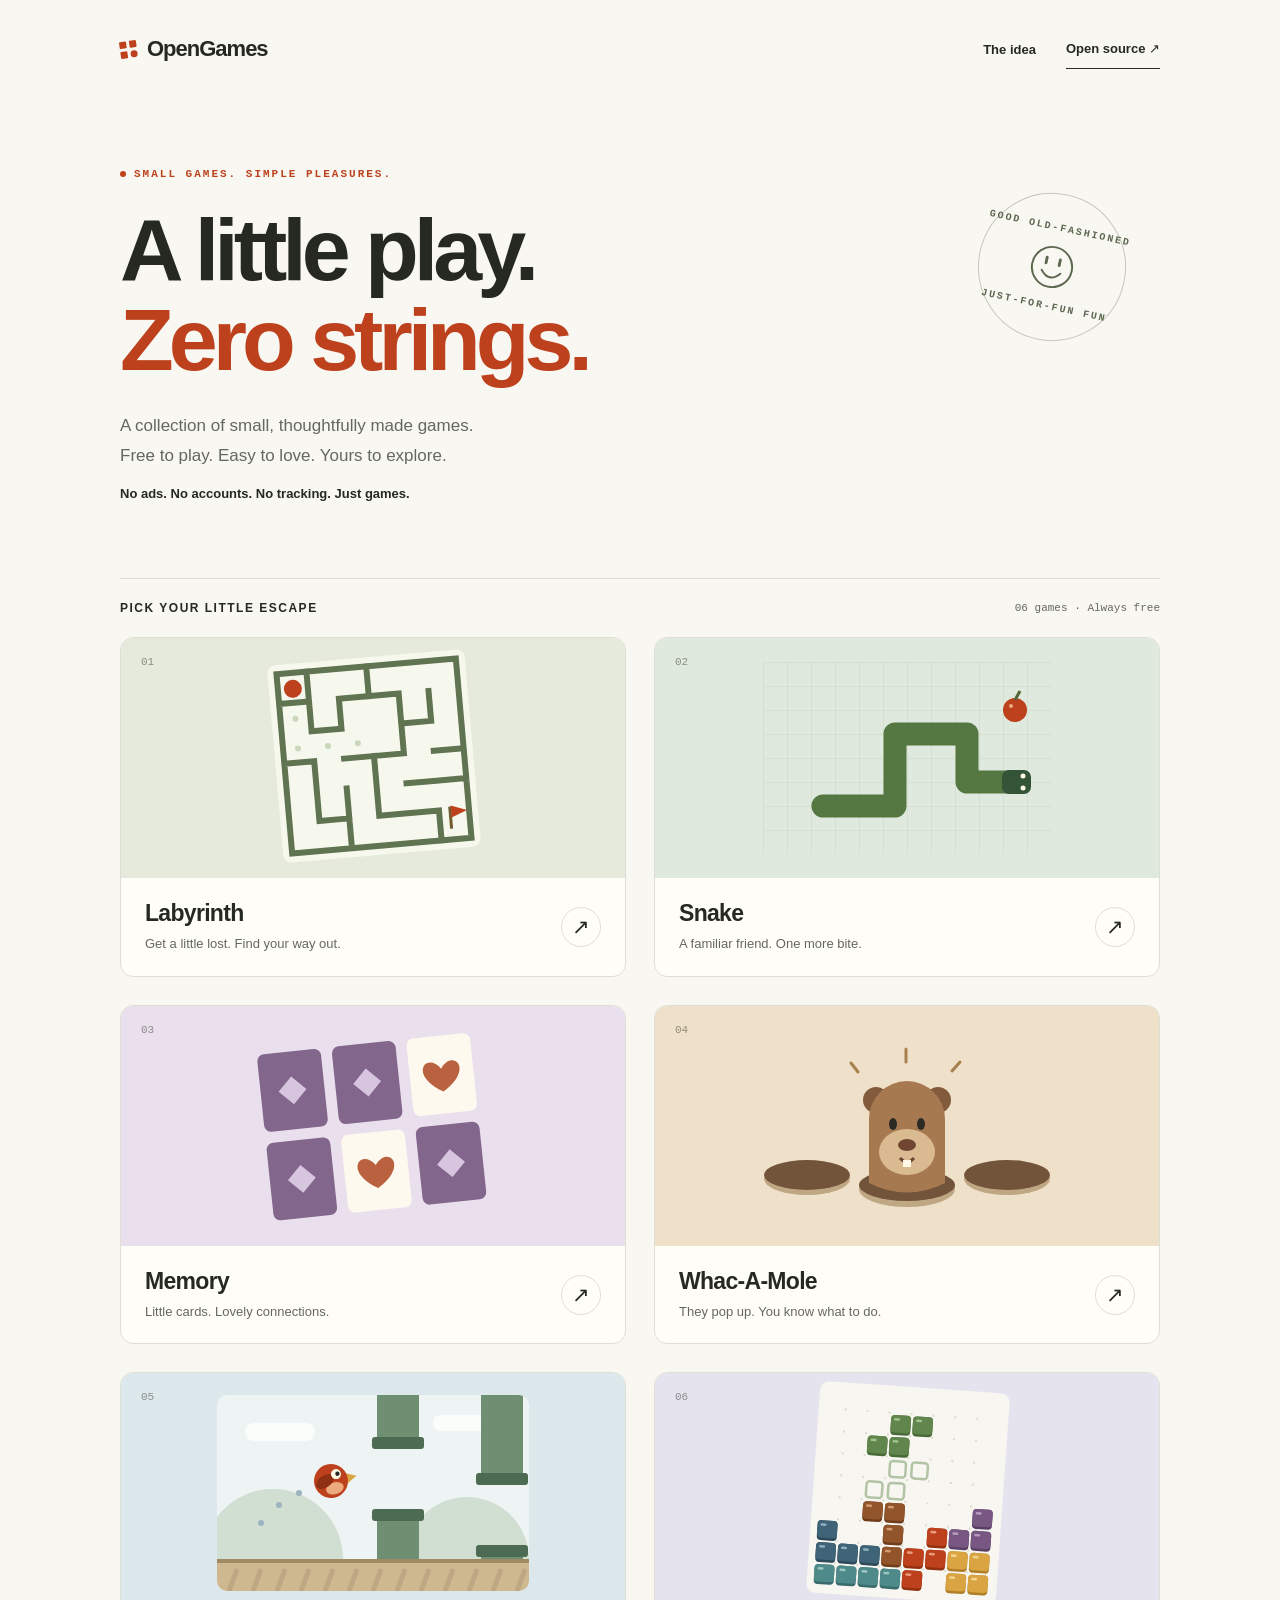
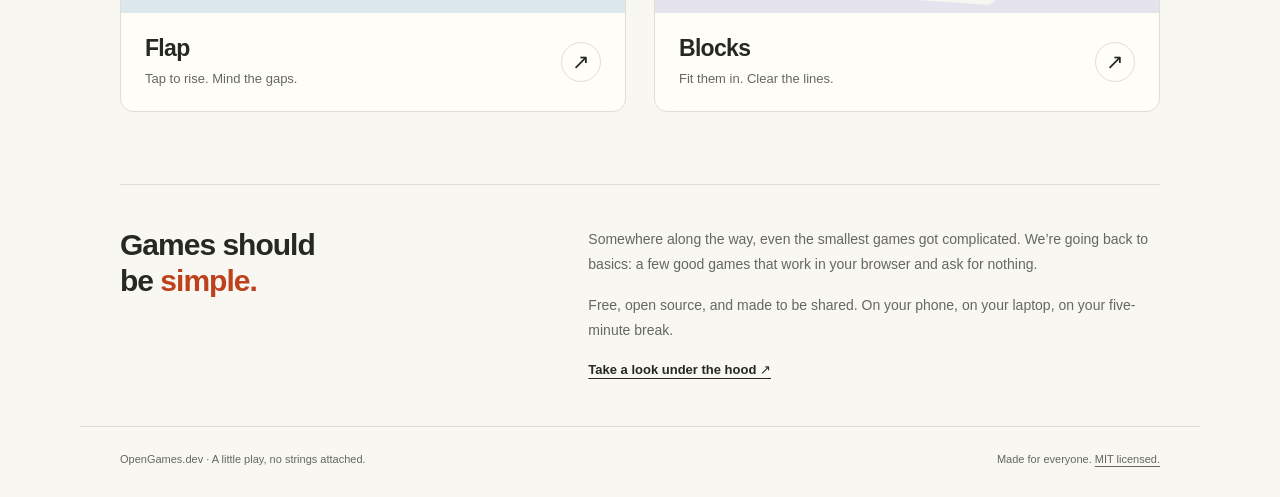
<file: index.html>
<!doctype html>
<html lang="en">
<head>
  <meta charset="utf-8">
  <meta name="viewport" content="width=device-width, initial-scale=1">
  <meta name="theme-color" content="#f8f7f2">
  <meta name="description" content="Six tiny games. Endless little breaks. Free, open-source browser games with no ads, no accounts, and no tracking. Just play.">
  <title>OpenGames — A little play, no strings attached.</title>
  <link rel="icon" href="shared/favicon.svg" type="image/svg+xml">
  <link rel="stylesheet" href="shared/style.css?v=2026-10-09">
  <link rel="stylesheet" href="style.css?v=2026-10-09">
</head>
<body>
  <a class="skip-link" href="#games">Skip to games</a>
  <header class="site-header">
    <a class="brand" href="index.html"><span class="brand-mark" aria-hidden="true"><i></i><i></i><i></i><i></i></span>OpenGames</a>
    <nav class="site-nav" aria-label="Main navigation"><a class="about-link" href="#about">The idea</a><a class="source-link" href="https://github.com/opengames-dev/opengames-dev.github.io">Open source ↗</a></nav>
  </header>
  <main class="home-main">
    <section class="hero" aria-labelledby="hero-title">
      <p class="eyebrow">Small games. Simple pleasures.</p>
      <h1 id="hero-title">A little play.<br><em>Zero strings.</em></h1>
      <p class="hero-copy">A collection of small, thoughtfully made games.<br>Free to play. Easy to love. Yours to explore.</p>
      <p class="hero-promise">No ads. No accounts. No tracking. Just games.</p>
      <div class="play-seal" aria-hidden="true"><span>Good old-fashioned</span><svg viewBox="0 0 48 48" fill="none" stroke="currentColor" stroke-width="2"><circle cx="24" cy="24" r="21"/><path d="M14 29q10 12 20 0" stroke-linecap="round"/><path d="M17 15v6m14-6v6" stroke-width="3" stroke-linecap="round"/></svg><span>Just-for-fun fun</span></div>
    </section>
    <section id="games" aria-labelledby="games-title">
      <div class="collection-heading"><h2 id="games-title">Pick your little escape</h2><p>06 games · Always free</p></div>
      <div class="game-grid">
        <a class="game-card" href="labyrinth/index.html">
          <div class="game-preview preview-labyrinth"><span class="game-number" aria-hidden="true">01</span>
            <svg viewBox="0 0 480 240" aria-hidden="true"><g transform="translate(151 28) rotate(-5 90 90)"><rect x="-9" y="-9" width="198" height="198" rx="8" fill="#f6f8ee"/><g fill="none" stroke="#617451" stroke-width="6" stroke-linecap="square"><path d="M0 0h180v180H0V0M30 0v60h30V30h60v30h30V30M0 90h30v60h30v30M60 90h60V60M90 90v60h60v30M150 90h30M150 120h30M60 120v30M30 30h-30M120 120h30M90 0v30"/></g><circle cx="15" cy="16" r="9" fill="#bd411c"/><g fill="#cbd7bc"><circle cx="15" cy="46" r="3"/><circle cx="15" cy="76" r="3"/><circle cx="45" cy="76" r="3"/><circle cx="75" cy="76" r="3"/></g><path d="M161 169v-22" stroke="#715a2c" stroke-width="3"/><path d="m162 146 16 6-16 6" fill="#bd411c"/></g></svg>
          </div><div class="card-info"><div><h3>Labyrinth</h3><p>Get a little lost. Find your way out.</p></div><span class="play-arrow" aria-hidden="true">↗</span></div>
        </a>
        <a class="game-card" href="snake/index.html">
          <div class="game-preview preview-snake"><span class="game-number" aria-hidden="true">02</span>
            <svg viewBox="0 0 480 240" aria-hidden="true"><defs><pattern id="snake-grid" width="24" height="24" patternUnits="userSpaceOnUse"><path d="M24 0H0v24" fill="none" stroke="#cbd8c5" stroke-width="1"/></pattern></defs><rect x="96" y="24" width="288" height="192" fill="url(#snake-grid)"/><path d="M156 168h72v-72h72v48h48" fill="none" stroke="#557742" stroke-width="23" stroke-linejoin="round" stroke-linecap="round"/><rect x="335" y="132" width="29" height="24" rx="7" fill="#335437"/><circle cx="356" cy="138" r="2.5" fill="#fffbe7"/><circle cx="356" cy="150" r="2.5" fill="#fffbe7"/><circle cx="348" cy="72" r="12" fill="#bd411c"/><path d="m348 62 5-9" fill="none" stroke="#526737" stroke-width="3"/><circle cx="344" cy="68" r="2" fill="#ecaa7f"/></svg>
          </div><div class="card-info"><div><h3>Snake</h3><p>A familiar friend. One more bite.</p></div><span class="play-arrow" aria-hidden="true">↗</span></div>
        </a>
        <a class="game-card" href="memory/index.html">
          <div class="game-preview preview-memory"><span class="game-number" aria-hidden="true">03</span>
            <svg viewBox="0 0 480 240" aria-hidden="true"><g transform="translate(132 38) rotate(-6 100 85)"><g fill="#82668c"><rect width="64" height="78" rx="7"/><rect x="75" width="64" height="78" rx="7"/><rect y="89" width="64" height="78" rx="7"/><rect x="150" y="89" width="64" height="78" rx="7"/></g><g fill="#fdf9ee"><rect x="150" width="64" height="78" rx="7"/><rect x="75" y="89" width="64" height="78" rx="7"/></g><g fill="#d7c4df"><path d="m32 25 14 14-14 14-14-14ZM107 25l14 14-14 14-14-14ZM32 114l14 14-14 14-14-14ZM182 114l14 14-14 14-14-14Z"/></g><g fill="#ba613f"><path d="M182 56c-34-20-13-42 0-23 13-19 34 3 0 23M107 145c-34-20-13-42 0-23 13-19 34 3 0 23"/></g></g></svg>
          </div><div class="card-info"><div><h3>Memory</h3><p>Little cards. Lovely connections.</p></div><span class="play-arrow" aria-hidden="true">↗</span></div>
        </a>
        <a class="game-card" href="whac-a-mole/index.html">
          <div class="game-preview preview-mole"><span class="game-number" aria-hidden="true">04</span>
            <svg viewBox="0 0 480 240" aria-hidden="true"><g fill="#bfa784"><ellipse cx="140" cy="173" rx="43" ry="16"/><ellipse cx="240" cy="183" rx="48" ry="18"/><ellipse cx="340" cy="173" rx="43" ry="16"/></g><g fill="#71543a"><ellipse cx="140" cy="169" rx="43" ry="15"/><ellipse cx="240" cy="179" rx="48" ry="16"/><ellipse cx="340" cy="169" rx="43" ry="15"/></g><circle cx="209" cy="94" r="13" fill="#825b3c"/><circle cx="271" cy="94" r="13" fill="#825b3c"/><path d="M202 177V113a38 38 0 0 1 76 0v64q-38 19-76 0" fill="#a77950"/><ellipse cx="240" cy="146" rx="28" ry="23" fill="#d9ba91"/><g fill="#2c2b23"><ellipse cx="226" cy="118" rx="4" ry="6"/><ellipse cx="254" cy="118" rx="4" ry="6"/></g><ellipse cx="240" cy="139" rx="9" ry="6" fill="#704632"/><path d="M233 152q7 8 14 0" fill="none" stroke="#704632" stroke-width="3"/><path d="M236 154h8v7h-8Z" fill="#fff9e6"/><g stroke="#a7804e" stroke-width="3" stroke-linecap="round"><path d="m191 66-7-9m55-1V43m46 22 8-9"/></g></svg>
          </div><div class="card-info"><div><h3>Whac-A-Mole</h3><p>They pop up. You know what to do.</p></div><span class="play-arrow" aria-hidden="true">↗</span></div>
        </a>
        <a class="game-card" href="flap/index.html">
          <div class="game-preview preview-flap"><span class="game-number" aria-hidden="true">05</span>
            <svg viewBox="0 0 480 240" aria-hidden="true"><defs><clipPath id="flap-window"><rect x="84" y="22" width="312" height="196" rx="10"/></clipPath></defs><g clip-path="url(#flap-window)"><rect x="84" y="22" width="312" height="196" fill="#eef4f4"/><g fill="#fbfdfb"><rect x="112" y="50" width="70" height="18" rx="9"/><rect x="300" y="42" width="56" height="16" rx="8"/></g><path d="M70 186a70 70 0 0 1 140 0ZM272 186a62 62 0 0 1 124 0Z" fill="#d1dfd3"/><g fill="#6f8f72"><rect x="244" y="22" width="42" height="44"/><rect x="244" y="146" width="42" height="40"/><rect x="348" y="22" width="42" height="80"/><rect x="348" y="182" width="42" height="4"/></g><g fill="#4c6b52"><rect x="239" y="64" width="52" height="12" rx="3"/><rect x="239" y="136" width="52" height="12" rx="3"/><rect x="343" y="100" width="52" height="12" rx="3"/><rect x="343" y="172" width="52" height="12" rx="3"/></g><rect x="84" y="186" width="312" height="32" fill="#cdb88f"/><rect x="84" y="186" width="312" height="4" fill="#9f8a63"/><path d="M104 196l-8 22M128 196l-8 22M152 196l-8 22M176 196l-8 22M200 196l-8 22M224 196l-8 22M248 196l-8 22M272 196l-8 22M296 196l-8 22M320 196l-8 22M344 196l-8 22M368 196l-8 22M392 196l-8 22" stroke="#bfa784" stroke-width="5"/></g><g fill="#9cb4bf"><circle cx="128" cy="150" r="3"/><circle cx="146" cy="132" r="3"/><circle cx="166" cy="120" r="3"/></g><g transform="translate(198 108) rotate(-14)"><path d="M14 -5l12 6-12 6Z" fill="#d9a441"/><circle r="17" fill="#bd411c"/><ellipse cx="2" cy="8" rx="9" ry="6" fill="#ecaa7f"/><ellipse cx="-6" cy="-1" rx="10" ry="6" transform="rotate(-20 -6 -1)" fill="#8f2f14"/><circle cx="6.5" cy="-5.5" r="5" fill="#fffde8"/><circle cx="8" cy="-5.5" r="2.2" fill="#252921"/></g></svg>
          </div><div class="card-info"><div><h3>Flap</h3><p>Tap to rise. Mind the gaps.</p></div><span class="play-arrow" aria-hidden="true">↗</span></div>
        </a>
        <a class="game-card" href="blocks/index.html">
          <div class="game-preview preview-blocks"><span class="game-number" aria-hidden="true">06</span>
            <svg viewBox="0 0 480 240" aria-hidden="true"><g transform="rotate(4 240 120)"><rect x="146" y="14" width="190" height="212" rx="9" fill="#f7f6f0"/><g fill="#dcdbd0"><rect x="172" y="40" width="2" height="2"/><rect x="172" y="62" width="2" height="2"/><rect x="172" y="84" width="2" height="2"/><rect x="172" y="106" width="2" height="2"/><rect x="172" y="128" width="2" height="2"/><rect x="172" y="150" width="2" height="2"/><rect x="172" y="172" width="2" height="2"/><rect x="172" y="194" width="2" height="2"/><rect x="194" y="40" width="2" height="2"/><rect x="194" y="62" width="2" height="2"/><rect x="194" y="84" width="2" height="2"/><rect x="194" y="106" width="2" height="2"/><rect x="194" y="128" width="2" height="2"/><rect x="194" y="150" width="2" height="2"/><rect x="194" y="172" width="2" height="2"/><rect x="194" y="194" width="2" height="2"/><rect x="216" y="40" width="2" height="2"/><rect x="216" y="62" width="2" height="2"/><rect x="216" y="84" width="2" height="2"/><rect x="216" y="106" width="2" height="2"/><rect x="216" y="128" width="2" height="2"/><rect x="216" y="150" width="2" height="2"/><rect x="216" y="172" width="2" height="2"/><rect x="216" y="194" width="2" height="2"/><rect x="238" y="40" width="2" height="2"/><rect x="238" y="62" width="2" height="2"/><rect x="238" y="84" width="2" height="2"/><rect x="238" y="106" width="2" height="2"/><rect x="238" y="128" width="2" height="2"/><rect x="238" y="150" width="2" height="2"/><rect x="238" y="172" width="2" height="2"/><rect x="238" y="194" width="2" height="2"/><rect x="260" y="40" width="2" height="2"/><rect x="260" y="62" width="2" height="2"/><rect x="260" y="84" width="2" height="2"/><rect x="260" y="106" width="2" height="2"/><rect x="260" y="128" width="2" height="2"/><rect x="260" y="150" width="2" height="2"/><rect x="260" y="172" width="2" height="2"/><rect x="260" y="194" width="2" height="2"/><rect x="282" y="40" width="2" height="2"/><rect x="282" y="62" width="2" height="2"/><rect x="282" y="84" width="2" height="2"/><rect x="282" y="106" width="2" height="2"/><rect x="282" y="128" width="2" height="2"/><rect x="282" y="150" width="2" height="2"/><rect x="282" y="172" width="2" height="2"/><rect x="282" y="194" width="2" height="2"/><rect x="304" y="40" width="2" height="2"/><rect x="304" y="62" width="2" height="2"/><rect x="304" y="84" width="2" height="2"/><rect x="304" y="106" width="2" height="2"/><rect x="304" y="128" width="2" height="2"/><rect x="304" y="150" width="2" height="2"/><rect x="304" y="172" width="2" height="2"/><rect x="304" y="194" width="2" height="2"/></g><rect x="153" y="197" width="20" height="20" rx="4" fill="#3a6b6c"/><rect x="153" y="197" width="20" height="17.5" rx="4" fill="#4f8a8b"/><rect x="156" y="200" width="6" height="2.5" rx="1.2" fill="#9cc6c2"/><rect x="175" y="197" width="20" height="20" rx="4" fill="#3a6b6c"/><rect x="175" y="197" width="20" height="17.5" rx="4" fill="#4f8a8b"/><rect x="178" y="200" width="6" height="2.5" rx="1.2" fill="#9cc6c2"/><rect x="197" y="197" width="20" height="20" rx="4" fill="#3a6b6c"/><rect x="197" y="197" width="20" height="17.5" rx="4" fill="#4f8a8b"/><rect x="200" y="200" width="6" height="2.5" rx="1.2" fill="#9cc6c2"/><rect x="219" y="197" width="20" height="20" rx="4" fill="#3a6b6c"/><rect x="219" y="197" width="20" height="17.5" rx="4" fill="#4f8a8b"/><rect x="222" y="200" width="6" height="2.5" rx="1.2" fill="#9cc6c2"/><rect x="241" y="197" width="20" height="20" rx="4" fill="#93300f"/><rect x="241" y="197" width="20" height="17.5" rx="4" fill="#bd411c"/><rect x="244" y="200" width="6" height="2.5" rx="1.2" fill="#eb9a7c"/><rect x="241" y="175" width="20" height="20" rx="4" fill="#93300f"/><rect x="241" y="175" width="20" height="17.5" rx="4" fill="#bd411c"/><rect x="244" y="178" width="6" height="2.5" rx="1.2" fill="#eb9a7c"/><rect x="263" y="175" width="20" height="20" rx="4" fill="#93300f"/><rect x="263" y="175" width="20" height="17.5" rx="4" fill="#bd411c"/><rect x="266" y="178" width="6" height="2.5" rx="1.2" fill="#eb9a7c"/><rect x="263" y="153" width="20" height="20" rx="4" fill="#93300f"/><rect x="263" y="153" width="20" height="17.5" rx="4" fill="#bd411c"/><rect x="266" y="156" width="6" height="2.5" rx="1.2" fill="#eb9a7c"/><rect x="285" y="197" width="20" height="20" rx="4" fill="#b07f27"/><rect x="285" y="197" width="20" height="17.5" rx="4" fill="#d9a441"/><rect x="288" y="200" width="6" height="2.5" rx="1.2" fill="#f3d590"/><rect x="307" y="197" width="20" height="20" rx="4" fill="#b07f27"/><rect x="307" y="197" width="20" height="17.5" rx="4" fill="#d9a441"/><rect x="310" y="200" width="6" height="2.5" rx="1.2" fill="#f3d590"/><rect x="285" y="175" width="20" height="20" rx="4" fill="#b07f27"/><rect x="285" y="175" width="20" height="17.5" rx="4" fill="#d9a441"/><rect x="288" y="178" width="6" height="2.5" rx="1.2" fill="#f3d590"/><rect x="307" y="175" width="20" height="20" rx="4" fill="#b07f27"/><rect x="307" y="175" width="20" height="17.5" rx="4" fill="#d9a441"/><rect x="310" y="178" width="6" height="2.5" rx="1.2" fill="#f3d590"/><rect x="153" y="175" width="20" height="20" rx="4" fill="#2c4a5a"/><rect x="153" y="175" width="20" height="17.5" rx="4" fill="#3f6377"/><rect x="156" y="178" width="6" height="2.5" rx="1.2" fill="#8fb0c1"/><rect x="153" y="153" width="20" height="20" rx="4" fill="#2c4a5a"/><rect x="153" y="153" width="20" height="17.5" rx="4" fill="#3f6377"/><rect x="156" y="156" width="6" height="2.5" rx="1.2" fill="#8fb0c1"/><rect x="175" y="175" width="20" height="20" rx="4" fill="#2c4a5a"/><rect x="175" y="175" width="20" height="17.5" rx="4" fill="#3f6377"/><rect x="178" y="178" width="6" height="2.5" rx="1.2" fill="#8fb0c1"/><rect x="197" y="175" width="20" height="20" rx="4" fill="#2c4a5a"/><rect x="197" y="175" width="20" height="17.5" rx="4" fill="#3f6377"/><rect x="200" y="178" width="6" height="2.5" rx="1.2" fill="#8fb0c1"/><rect x="285" y="153" width="20" height="20" rx="4" fill="#5a3f64"/><rect x="285" y="153" width="20" height="17.5" rx="4" fill="#785783"/><rect x="288" y="156" width="6" height="2.5" rx="1.2" fill="#b79cc0"/><rect x="307" y="153" width="20" height="20" rx="4" fill="#5a3f64"/><rect x="307" y="153" width="20" height="17.5" rx="4" fill="#785783"/><rect x="310" y="156" width="6" height="2.5" rx="1.2" fill="#b79cc0"/><rect x="307" y="131" width="20" height="20" rx="4" fill="#5a3f64"/><rect x="307" y="131" width="20" height="17.5" rx="4" fill="#785783"/><rect x="310" y="134" width="6" height="2.5" rx="1.2" fill="#b79cc0"/><rect x="219" y="175" width="20" height="20" rx="4" fill="#6f3d1b"/><rect x="219" y="175" width="20" height="17.5" rx="4" fill="#92542b"/><rect x="222" y="178" width="6" height="2.5" rx="1.2" fill="#d39b6d"/><rect x="219" y="153" width="20" height="20" rx="4" fill="#6f3d1b"/><rect x="219" y="153" width="20" height="17.5" rx="4" fill="#92542b"/><rect x="222" y="156" width="6" height="2.5" rx="1.2" fill="#d39b6d"/><rect x="219" y="131" width="20" height="20" rx="4" fill="#6f3d1b"/><rect x="219" y="131" width="20" height="17.5" rx="4" fill="#92542b"/><rect x="222" y="134" width="6" height="2.5" rx="1.2" fill="#d39b6d"/><rect x="197" y="131" width="20" height="20" rx="4" fill="#6f3d1b"/><rect x="197" y="131" width="20" height="17.5" rx="4" fill="#92542b"/><rect x="200" y="134" width="6" height="2.5" rx="1.2" fill="#d39b6d"/><rect x="219" y="43" width="20" height="20" rx="4" fill="#476a37"/><rect x="219" y="43" width="20" height="17.5" rx="4" fill="#61864d"/><rect x="222" y="46" width="6" height="2.5" rx="1.2" fill="#a3c28d"/><rect x="241" y="43" width="20" height="20" rx="4" fill="#476a37"/><rect x="241" y="43" width="20" height="17.5" rx="4" fill="#61864d"/><rect x="244" y="46" width="6" height="2.5" rx="1.2" fill="#a3c28d"/><rect x="197" y="65" width="20" height="20" rx="4" fill="#476a37"/><rect x="197" y="65" width="20" height="17.5" rx="4" fill="#61864d"/><rect x="200" y="68" width="6" height="2.5" rx="1.2" fill="#a3c28d"/><rect x="219" y="65" width="20" height="20" rx="4" fill="#476a37"/><rect x="219" y="65" width="20" height="17.5" rx="4" fill="#61864d"/><rect x="222" y="68" width="6" height="2.5" rx="1.2" fill="#a3c28d"/><g fill="none" stroke="#61864d" stroke-width="2.5" opacity=".45"><rect x="221" y="89" width="16" height="16" rx="3"/><rect x="243" y="89" width="16" height="16" rx="3"/><rect x="199" y="111" width="16" height="16" rx="3"/><rect x="221" y="111" width="16" height="16" rx="3"/></g></g></svg>
          </div><div class="card-info"><div><h3>Blocks</h3><p>Fit them in. Clear the lines.</p></div><span class="play-arrow" aria-hidden="true">↗</span></div>
        </a>
      </div>
    </section>
    <section id="about" class="about" aria-labelledby="about-title"><h2>Games should<br>be <span>simple.</span></h2><div><p>Somewhere along the way, even the smallest games got complicated. We’re going back to basics: a few good games that work in your browser and ask for nothing.</p><p>Free, open source, and made to be shared. On your phone, on your laptop, on your five-minute break.</p><a href="source.html">Take a look under the hood ↗</a></div></section>
  </main>
  <footer class="site-footer"><p>OpenGames.dev · A little play, no strings attached.</p><p>Made for everyone. <a href="LICENSE">MIT licensed.</a></p></footer>
</body>
</html>
</file>
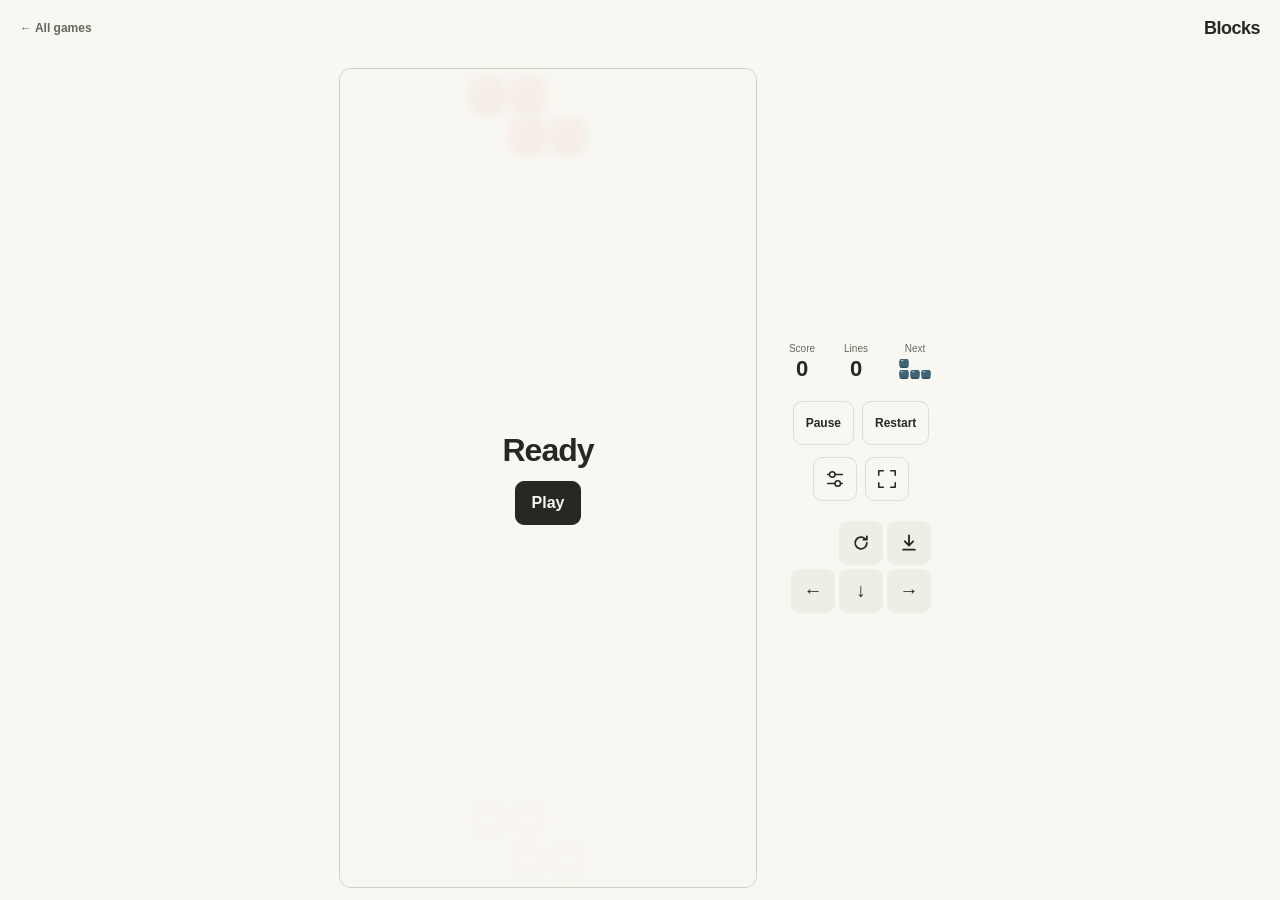
<file: blocks/index.html>
<!doctype html>
<html lang="en">
<head>
  <meta charset="utf-8">
  <meta name="viewport" content="width=device-width, initial-scale=1, viewport-fit=cover">
  <meta name="theme-color" content="#f8f7f2">
  <meta name="description" content="Play Blocks for free. No ads, accounts, or tracking. A tiny open-source browser game from OpenGames.">
  <title>Blocks — OpenGames</title>
  <link rel="icon" href="../shared/favicon.svg" type="image/svg+xml">
  <link rel="stylesheet" href="../shared/style.css?v=2026-10-09">
  <link rel="stylesheet" href="style.css?v=2026-10-09">
  <script src="../shared/audio.js?v=2026-10-09" defer></script>
  <script src="../shared/ui.js?v=2026-10-09" defer></script>
  <script src="../shared/input.js?v=2026-10-09" defer></script>
  <script src="logic.js?v=2026-10-09" defer></script>
  <script src="game.js?v=2026-10-09" defer></script>
</head>
<body class="game-page" data-game="blocks">
  <a class="skip-link" href="#main">Skip to game</a>
  <header class="game-header">
    <a class="back-link" href="../index.html">← All games</a>
    <h1>Blocks</h1>
  </header>
  <main id="main" class="game-main">
    <div class="game-layout" aria-label="Blocks">
      <div class="play-area">
        <canvas id="board" class="board" width="300" height="600" tabindex="0" aria-label="Blocks game board" aria-describedby="control-hint">Arrow keys move and rotate · Space drops · Swipe to move, tap to rotate · Gamepad supported</canvas>
        <div id="overlay" class="overlay" role="region" aria-labelledby="overlay-title" hidden>
          <h2 id="overlay-title"></h2>
          <p id="overlay-message"></p>
          <button id="overlay-action" type="button" class="primary">Play again</button>
        </div>
      </div>
      <div class="stats" aria-label="Game statistics"><div class="stat"><span class="stat-label">Score</span><span id="score" class="stat-value">0</span></div><div class="stat"><span class="stat-label">Lines</span><span id="lines" class="stat-value">0</span></div><div class="stat"><span class="stat-label">Next</span><canvas id="next" class="next-piece" width="48" height="24" role="img" aria-label="Next piece"></canvas></div></div>
      <div class="game-toolbar" aria-label="Game controls">
        <div class="primary-controls">
          <button id="pause" type="button" aria-pressed="false">Pause</button>
          <button id="restart" type="button">Restart</button>
        </div>
        <div class="view-controls">
          <details id="settings" class="game-settings">
            <summary class="icon-button" aria-label="Settings and controls" title="Settings and controls">
              <svg viewBox="0 0 24 24" aria-hidden="true" fill="none" stroke="currentColor" stroke-width="1.7" stroke-linecap="round"><path d="M4 7h16M4 17h16"/><circle cx="9" cy="7" r="3" fill="var(--paper)"/><circle cx="15" cy="17" r="3" fill="var(--paper)"/></svg>
            </summary>
            <div class="settings-content">
              <p class="settings-label">Difficulty</p>
              <div class="difficulty" role="group" aria-label="Difficulty (starts a new game)">
                <button type="button" data-difficulty="easy" aria-pressed="false">Easy</button>
                <button type="button" data-difficulty="normal" aria-pressed="true">Normal</button>
                <button type="button" data-difficulty="hard" aria-pressed="false">Hard</button>
              </div>
              <button id="sound" type="button" aria-pressed="false">Sound off</button>
              <p id="control-hint" class="control-hint">← → move · ↓ soft drop · ↑ / X rotate · Z rotate back · Space drop<br>Swipe to move, tap to rotate · Gamepad: A drops<br>R to restart · Esc to pause / exit fullscreen</p>
            </div>
          </details>
          <button id="fullscreen" class="icon-button" type="button" aria-label="Fullscreen" title="Fullscreen" aria-pressed="false">
            <svg class="expand-icon" viewBox="0 0 24 24" aria-hidden="true" fill="none" stroke="currentColor" stroke-width="1.7" stroke-linecap="round" stroke-linejoin="round"><path d="M8 3H3v5m13-5h5v5M3 16v5h5m13-5v5h-5"/></svg>
            <svg class="collapse-icon" viewBox="0 0 24 24" aria-hidden="true" fill="none" stroke="currentColor" stroke-width="1.7" stroke-linecap="round" stroke-linejoin="round"><path d="M3 8h5V3m8 0v5h5M8 21v-5H3m13 5v-5h5"/></svg>
          </button>
        </div>
      </div>
      <div class="dpad" role="group" aria-label="Piece controls">
        <button type="button" data-direction="left" aria-label="Move left">←</button>
        <button type="button" data-direction="right" aria-label="Move right">→</button>
        <button type="button" data-direction="down" aria-label="Soft drop">↓</button>
        <button type="button" data-direction="up" aria-label="Rotate"><svg viewBox="0 0 24 24" aria-hidden="true" fill="none" stroke="currentColor" stroke-width="2.2" stroke-linecap="round" stroke-linejoin="round"><path d="M19 12a7 7 0 1 1-2.05-4.95"/><path d="M19 4v4h-4"/></svg></button>
        <button type="button" id="drop" aria-label="Drop"><svg viewBox="0 0 24 24" aria-hidden="true" fill="none" stroke="currentColor" stroke-width="2.2" stroke-linecap="round" stroke-linejoin="round"><path d="M12 3v12m-5-5 5 5 5-5M5 20h14"/></svg></button>
      </div>
    </div>
    <p id="announcement" class="sr-only" role="status" aria-live="polite"></p>
    <noscript><p>This game needs JavaScript enabled in your browser.</p></noscript>
  </main>
</body>
</html>
</file>
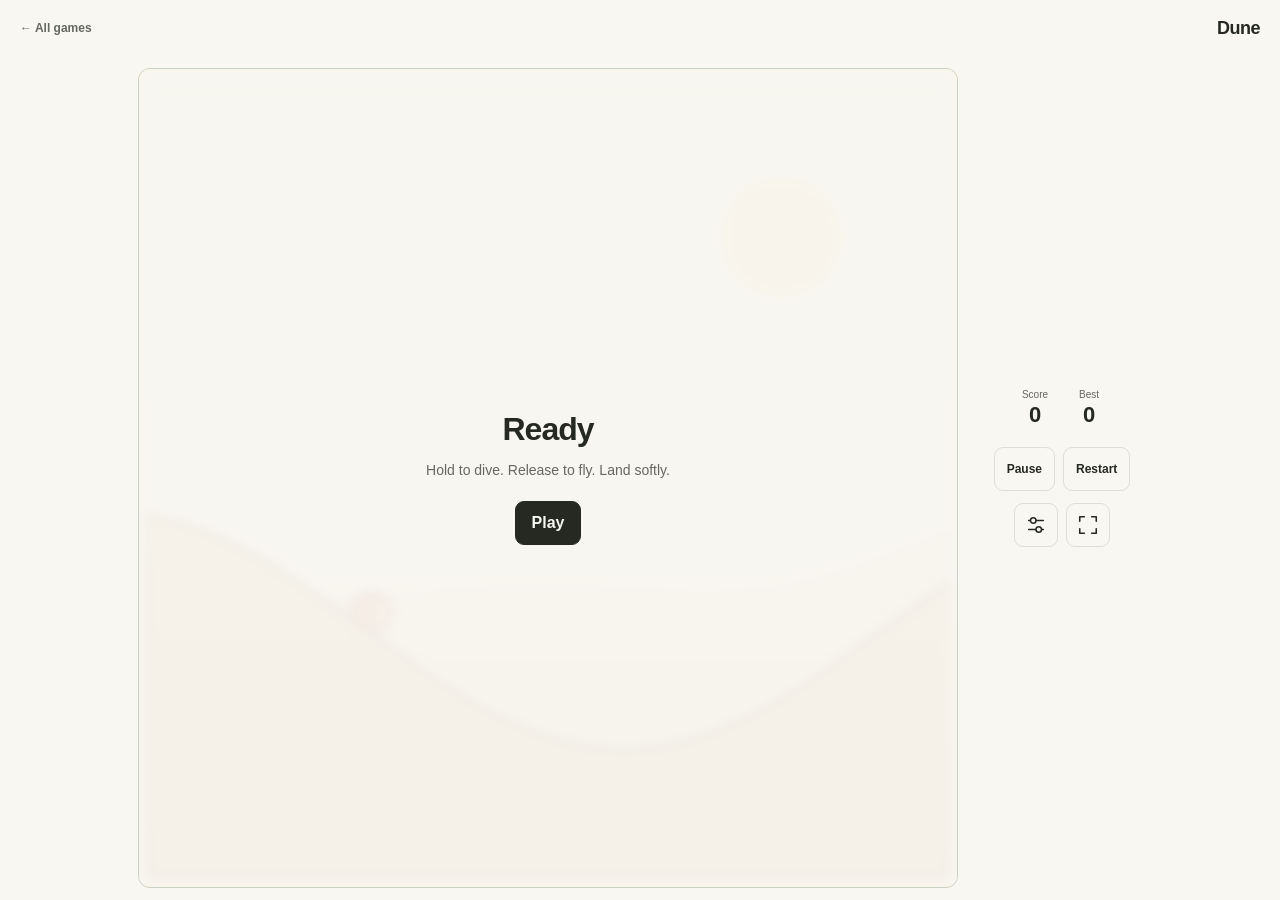
<file: dune/index.html>
<!doctype html>
<html lang="en">
<head>
  <meta charset="utf-8">
  <meta name="viewport" content="width=device-width, initial-scale=1, viewport-fit=cover">
  <meta name="theme-color" content="#f8f7f2">
  <meta name="description" content="Play Dune for free. Hold to dive, release to fly, and land softly in this open-source browser game from OpenGames.">
  <title>Dune — OpenGames</title>
  <link rel="icon" href="../shared/favicon.svg" type="image/svg+xml">
  <link rel="stylesheet" href="../shared/style.css">
  <link rel="stylesheet" href="style.css">
  <script src="../shared/audio.js" defer></script>
  <script src="../shared/ui.js" defer></script>
  <script src="../shared/input.js" defer></script>
  <script src="logic.js" defer></script>
  <script src="game.js" defer></script>
</head>
<body class="game-page" data-game="dune">
  <a class="skip-link" href="#main">Skip to game</a>
  <header class="game-header">
    <a class="back-link" href="../index.html">← All games</a>
    <h1>Dune</h1>
  </header>
  <main id="main" class="game-main">
    <div class="game-layout" aria-label="Dune">
      <div class="play-area">
        <canvas id="board" class="board dune-board" width="500" height="500" tabindex="0" aria-label="Dune game board. Hold to dive and release to fly." aria-describedby="control-hint">Hold Space or press the board to dive. Release to fly. Land softly on the dunes.</canvas>
        <div id="overlay" class="overlay" role="region" aria-labelledby="overlay-title" hidden>
          <h2 id="overlay-title"></h2>
          <p id="overlay-message"></p>
          <button id="overlay-action" type="button" class="primary">Play again</button>
        </div>
      </div>
      <div class="stats" aria-label="Game statistics"><div class="stat"><span class="stat-label">Score</span><span id="score" class="stat-value">0</span></div><div class="stat"><span class="stat-label">Best</span><span id="best" class="stat-value">0</span></div></div>
      <div class="game-toolbar" aria-label="Game controls">
        <div class="primary-controls">
          <button id="pause" type="button" aria-pressed="false">Pause</button>
          <button id="restart" type="button">Restart</button>
        </div>
        <div class="view-controls">
          <details id="settings" class="game-settings">
            <summary class="icon-button" aria-label="Settings and controls" title="Settings and controls">
              <svg viewBox="0 0 24 24" aria-hidden="true" fill="none" stroke="currentColor" stroke-width="1.7" stroke-linecap="round"><path d="M4 7h16M4 17h16"/><circle cx="9" cy="7" r="3" fill="var(--paper)"/><circle cx="15" cy="17" r="3" fill="var(--paper)"/></svg>
            </summary>
            <div class="settings-content">
              <p class="settings-label">Difficulty</p>
              <div class="difficulty" role="group" aria-label="Difficulty (starts a new game)">
                <button type="button" data-difficulty="easy" aria-pressed="false">Easy</button>
                <button type="button" data-difficulty="normal" aria-pressed="true">Normal</button>
                <button type="button" data-difficulty="hard" aria-pressed="false">Hard</button>
              </div>
              <button id="sound" type="button" aria-pressed="false">Sound off</button>
              <p id="control-hint" class="control-hint">Hold Space / Enter or press the board to dive · Release to fly · Clean and high landings score more<br>R to restart · Esc to pause / exit fullscreen</p>
            </div>
          </details>
          <button id="fullscreen" class="icon-button" type="button" aria-label="Fullscreen" title="Fullscreen" aria-pressed="false">
            <svg class="expand-icon" viewBox="0 0 24 24" aria-hidden="true" fill="none" stroke="currentColor" stroke-width="1.7" stroke-linecap="round" stroke-linejoin="round"><path d="M8 3H3v5m13-5h5v5M3 16v5h5m13-5v5h-5"/></svg>
            <svg class="collapse-icon" viewBox="0 0 24 24" aria-hidden="true" fill="none" stroke="currentColor" stroke-width="1.7" stroke-linecap="round" stroke-linejoin="round"><path d="M3 8h5V3m8 0v5h5M8 21v-5H3m13 5v-5h5"/></svg>
          </button>
        </div>
      </div>
    </div>
    <p id="announcement" class="sr-only" role="status" aria-live="polite"></p>
    <noscript><p>This game needs JavaScript enabled in your browser.</p></noscript>
  </main>
</body>
</html>
</file>
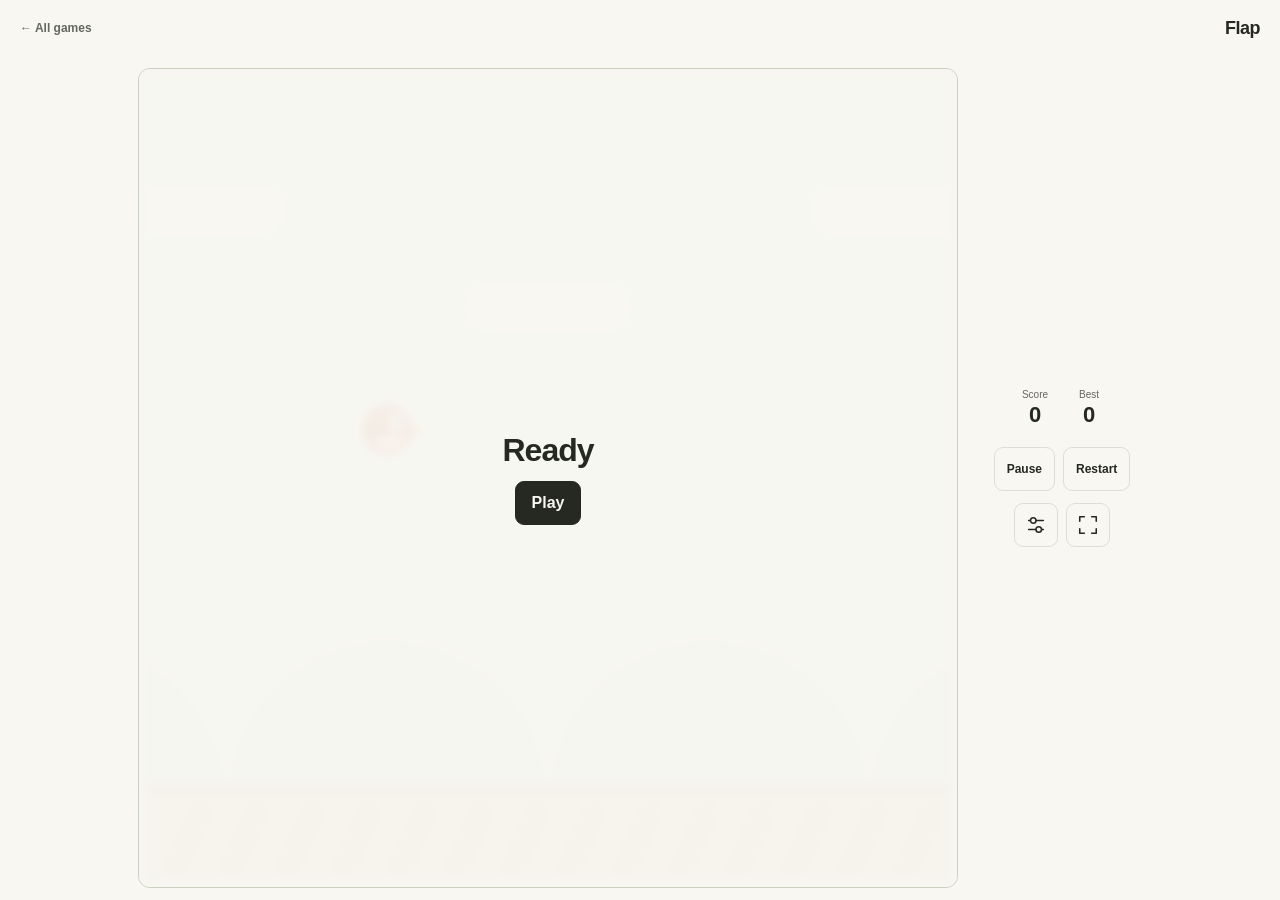
<file: flap/index.html>
<!doctype html>
<html lang="en">
<head>
  <meta charset="utf-8">
  <meta name="viewport" content="width=device-width, initial-scale=1, viewport-fit=cover">
  <meta name="theme-color" content="#f8f7f2">
  <meta name="description" content="Play Flap for free. No ads, accounts, or tracking. A tiny open-source browser game from OpenGames.">
  <title>Flap — OpenGames</title>
  <link rel="icon" href="../shared/favicon.svg" type="image/svg+xml">
  <link rel="stylesheet" href="../shared/style.css?v=2026-10-09">
  
  <script src="../shared/audio.js?v=2026-10-09" defer></script>
  <script src="../shared/ui.js?v=2026-10-09" defer></script>
  <script src="../shared/input.js?v=2026-10-09" defer></script>
  <script src="logic.js?v=2026-10-09" defer></script>
  <script src="game.js?v=2026-10-09" defer></script>
</head>
<body class="game-page" data-game="flap">
  <a class="skip-link" href="#main">Skip to game</a>
  <header class="game-header">
    <a class="back-link" href="../index.html">← All games</a>
    <h1>Flap</h1>
  </header>
  <main id="main" class="game-main">
    <div class="game-layout" aria-label="Flap">
      <div class="play-area">
        <canvas id="board" class="board" width="500" height="500" tabindex="0" aria-label="Flap game board" aria-describedby="control-hint">Space, Enter, ↑ / W, click, or tap to flap · Gamepad supported</canvas>
        <div id="overlay" class="overlay" role="region" aria-labelledby="overlay-title" hidden>
          <h2 id="overlay-title"></h2>
          <p id="overlay-message"></p>
          <button id="overlay-action" type="button" class="primary">Play again</button>
        </div>
      </div>
      <div class="stats" aria-label="Game statistics"><div class="stat"><span class="stat-label">Score</span><span id="score" class="stat-value">0</span></div><div class="stat"><span class="stat-label">Best</span><span id="best" class="stat-value">0</span></div></div>
      <div class="game-toolbar" aria-label="Game controls">
        <div class="primary-controls">
          <button id="pause" type="button" aria-pressed="false">Pause</button>
          <button id="restart" type="button">Restart</button>
        </div>
        <div class="view-controls">
          <details id="settings" class="game-settings">
            <summary class="icon-button" aria-label="Settings and controls" title="Settings and controls">
              <svg viewBox="0 0 24 24" aria-hidden="true" fill="none" stroke="currentColor" stroke-width="1.7" stroke-linecap="round"><path d="M4 7h16M4 17h16"/><circle cx="9" cy="7" r="3" fill="var(--paper)"/><circle cx="15" cy="17" r="3" fill="var(--paper)"/></svg>
            </summary>
            <div class="settings-content">
              <p class="settings-label">Difficulty</p>
              <div class="difficulty" role="group" aria-label="Difficulty (starts a new game)">
                <button type="button" data-difficulty="easy" aria-pressed="false">Easy</button>
                <button type="button" data-difficulty="normal" aria-pressed="true">Normal</button>
                <button type="button" data-difficulty="hard" aria-pressed="false">Hard</button>
              </div>
              <button id="sound" type="button" aria-pressed="false">Sound off</button>
              <p id="control-hint" class="control-hint">Space, Enter, ↑ / W, click, or tap to flap · Gamepad supported<br>R to restart · Esc to pause / exit fullscreen</p>
            </div>
          </details>
          <button id="fullscreen" class="icon-button" type="button" aria-label="Fullscreen" title="Fullscreen" aria-pressed="false">
            <svg class="expand-icon" viewBox="0 0 24 24" aria-hidden="true" fill="none" stroke="currentColor" stroke-width="1.7" stroke-linecap="round" stroke-linejoin="round"><path d="M8 3H3v5m13-5h5v5M3 16v5h5m13-5v5h-5"/></svg>
            <svg class="collapse-icon" viewBox="0 0 24 24" aria-hidden="true" fill="none" stroke="currentColor" stroke-width="1.7" stroke-linecap="round" stroke-linejoin="round"><path d="M3 8h5V3m8 0v5h5M8 21v-5H3m13 5v-5h5"/></svg>
          </button>
        </div>
      </div>
    </div>
    <p id="announcement" class="sr-only" role="status" aria-live="polite"></p>
    <noscript><p>This game needs JavaScript enabled in your browser.</p></noscript>
  </main>
</body>
</html>
</file>
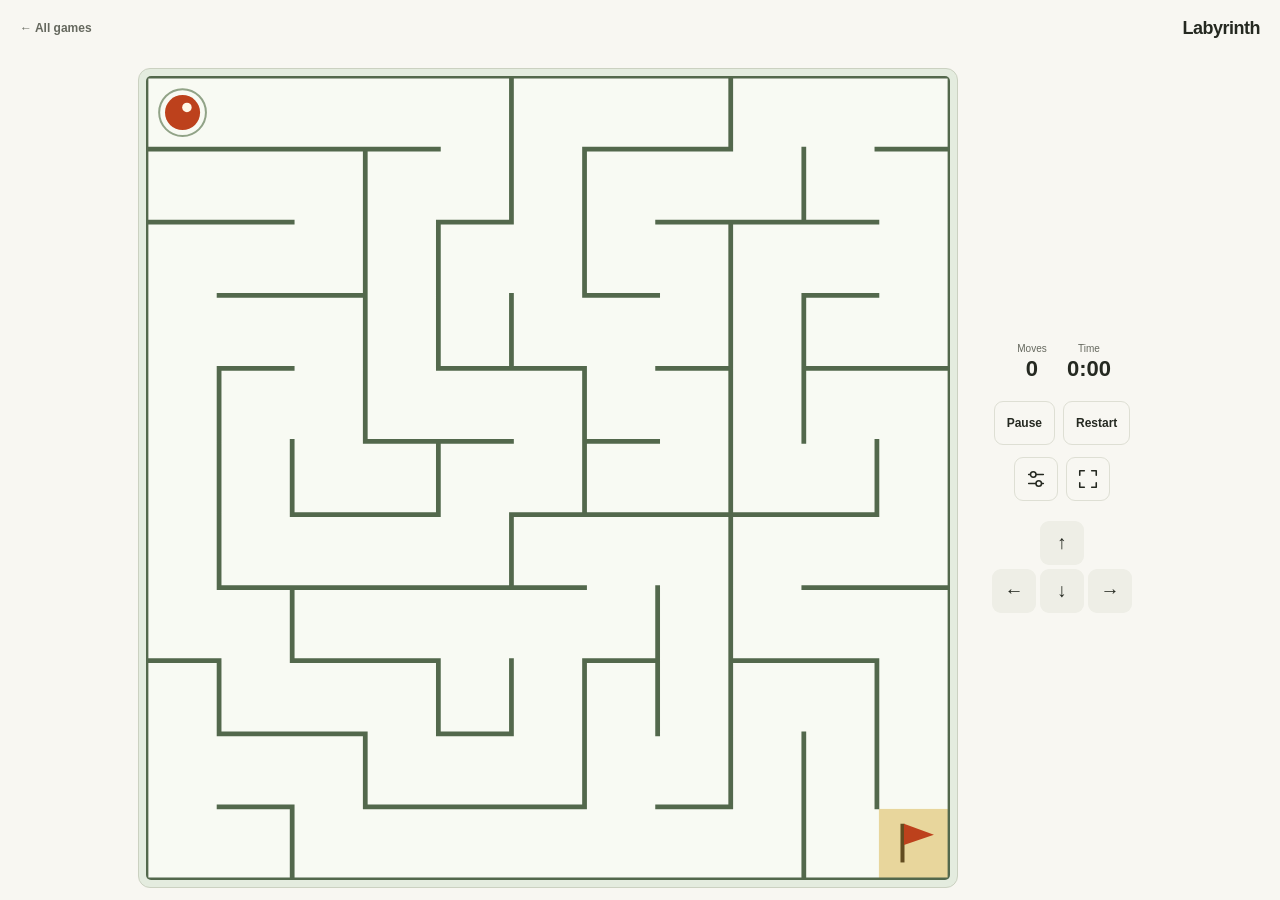
<file: labyrinth/index.html>
<!doctype html>
<html lang="en">
<head>
  <meta charset="utf-8">
  <meta name="viewport" content="width=device-width, initial-scale=1, viewport-fit=cover">
  <meta name="theme-color" content="#f8f7f2">
  <meta name="description" content="Play Labyrinth for free. No ads, accounts, or tracking. A tiny open-source browser game from OpenGames.">
  <title>Labyrinth — OpenGames</title>
  <link rel="icon" href="../shared/favicon.svg" type="image/svg+xml">
  <link rel="stylesheet" href="../shared/style.css?v=2026-10-09">
  
  <script src="../shared/audio.js?v=2026-10-09" defer></script>
  <script src="../shared/ui.js?v=2026-10-09" defer></script>
  <script src="../shared/input.js?v=2026-10-09" defer></script>
  <script src="logic.js?v=2026-10-09" defer></script>
  <script src="game.js?v=2026-10-09" defer></script>
</head>
<body class="game-page" data-game="labyrinth">
  <a class="skip-link" href="#main">Skip to game</a>
  <header class="game-header">
    <a class="back-link" href="../index.html">← All games</a>
    <h1>Labyrinth</h1>
  </header>
  <main id="main" class="game-main">
    <div class="game-layout" aria-label="Labyrinth">
      <div class="play-area">
        <canvas id="board" class="board" width="500" height="500" tabindex="0" aria-label="Labyrinth game board" aria-describedby="control-hint">Arrow keys / WASD · Swipe or use the arrows · Gamepad supported</canvas>
        <div id="overlay" class="overlay" role="region" aria-labelledby="overlay-title" hidden>
          <h2 id="overlay-title"></h2>
          <p id="overlay-message"></p>
          <button id="overlay-action" type="button" class="primary">Play again</button>
        </div>
      </div>
      <div class="stats" aria-label="Game statistics"><div class="stat"><span class="stat-label">Moves</span><span id="moves" class="stat-value">0</span></div><div class="stat"><span class="stat-label">Time</span><span id="time" class="stat-value">0:00</span></div></div>
      <div class="game-toolbar" aria-label="Game controls">
        <div class="primary-controls">
          <button id="pause" type="button" aria-pressed="false">Pause</button>
          <button id="restart" type="button">Restart</button>
        </div>
        <div class="view-controls">
          <details id="settings" class="game-settings">
            <summary class="icon-button" aria-label="Settings and controls" title="Settings and controls">
              <svg viewBox="0 0 24 24" aria-hidden="true" fill="none" stroke="currentColor" stroke-width="1.7" stroke-linecap="round"><path d="M4 7h16M4 17h16"/><circle cx="9" cy="7" r="3" fill="var(--paper)"/><circle cx="15" cy="17" r="3" fill="var(--paper)"/></svg>
            </summary>
            <div class="settings-content">
              <p class="settings-label">Difficulty</p>
              <div class="difficulty" role="group" aria-label="Difficulty (starts a new game)">
                <button type="button" data-difficulty="easy" aria-pressed="false">Easy</button>
                <button type="button" data-difficulty="normal" aria-pressed="true">Normal</button>
                <button type="button" data-difficulty="hard" aria-pressed="false">Hard</button>
              </div>
              <button id="sound" type="button" aria-pressed="false">Sound off</button>
              <p id="control-hint" class="control-hint">Arrow keys / WASD · Swipe or use the arrows · Gamepad supported<br>R to restart · Esc to pause / exit fullscreen</p>
            </div>
          </details>
          <button id="fullscreen" class="icon-button" type="button" aria-label="Fullscreen" title="Fullscreen" aria-pressed="false">
            <svg class="expand-icon" viewBox="0 0 24 24" aria-hidden="true" fill="none" stroke="currentColor" stroke-width="1.7" stroke-linecap="round" stroke-linejoin="round"><path d="M8 3H3v5m13-5h5v5M3 16v5h5m13-5v5h-5"/></svg>
            <svg class="collapse-icon" viewBox="0 0 24 24" aria-hidden="true" fill="none" stroke="currentColor" stroke-width="1.7" stroke-linecap="round" stroke-linejoin="round"><path d="M3 8h5V3m8 0v5h5M8 21v-5H3m13 5v-5h5"/></svg>
          </button>
        </div>
      </div>
      <div class="dpad" role="group" aria-label="Direction controls">
        <button type="button" data-direction="left" aria-label="Move left">←</button>
        <button type="button" data-direction="up" aria-label="Move up">↑</button>
        <button type="button" data-direction="down" aria-label="Move down">↓</button>
        <button type="button" data-direction="right" aria-label="Move right">→</button>
      </div>
    </div>
    <p id="announcement" class="sr-only" role="status" aria-live="polite"></p>
    <noscript><p>This game needs JavaScript enabled in your browser.</p></noscript>
  </main>
</body>
</html>
</file>
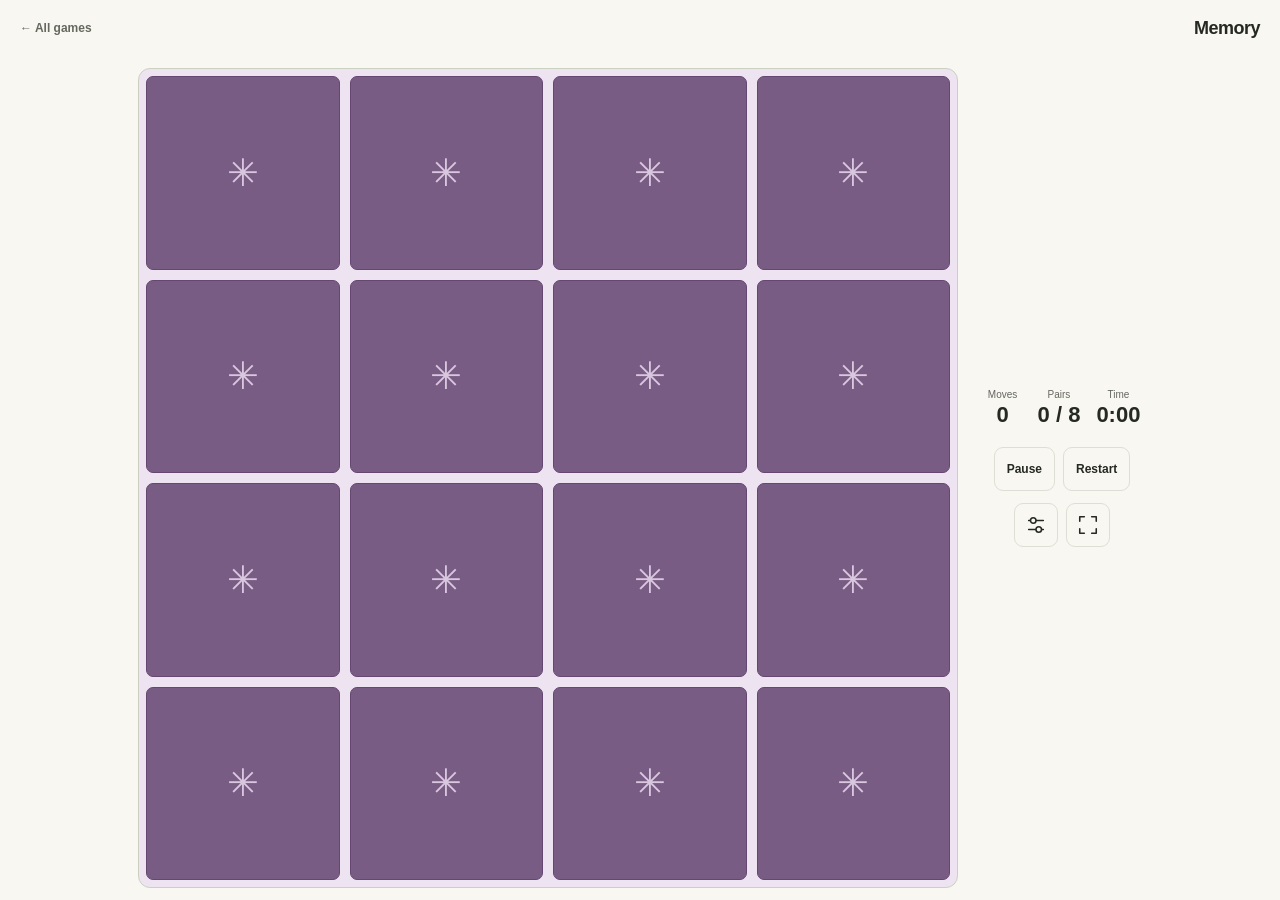
<file: memory/index.html>
<!doctype html>
<html lang="en">
<head>
  <meta charset="utf-8">
  <meta name="viewport" content="width=device-width, initial-scale=1, viewport-fit=cover">
  <meta name="theme-color" content="#f8f7f2">
  <meta name="description" content="Play Memory for free. No ads, accounts, or tracking. A tiny open-source browser game from OpenGames.">
  <title>Memory — OpenGames</title>
  <link rel="icon" href="../shared/favicon.svg" type="image/svg+xml">
  <link rel="stylesheet" href="../shared/style.css?v=2026-10-09">
  <link rel="stylesheet" href="style.css?v=2026-10-09">
  <script src="../shared/audio.js?v=2026-10-09" defer></script>
  <script src="../shared/ui.js?v=2026-10-09" defer></script>
  <script src="../shared/input.js?v=2026-10-09" defer></script>
  
  <script src="game.js?v=2026-10-09" defer></script>
</head>
<body class="game-page" data-game="memory">
  <a class="skip-link" href="#main">Skip to game</a>
  <header class="game-header">
    <a class="back-link" href="../index.html">← All games</a>
    <h1>Memory</h1>
  </header>
  <main id="main" class="game-main">
    <div class="game-layout" aria-label="Memory">
      <div class="play-area">
        <div id="board" class="board memory-board" aria-label="Memory game board" tabindex="-1"></div>
        <div id="overlay" class="overlay" role="region" aria-labelledby="overlay-title" hidden>
          <h2 id="overlay-title"></h2>
          <p id="overlay-message"></p>
          <button id="overlay-action" type="button" class="primary">Play again</button>
        </div>
      </div>
      <div class="stats" aria-label="Game statistics"><div class="stat"><span class="stat-label">Moves</span><span id="moves" class="stat-value">0</span></div><div class="stat"><span class="stat-label">Pairs</span><span id="pairs" class="stat-value">0 / 8</span></div><div class="stat"><span class="stat-label">Time</span><span id="time" class="stat-value">0:00</span></div></div>
      <div class="game-toolbar" aria-label="Game controls">
        <div class="primary-controls">
          <button id="pause" type="button" aria-pressed="false">Pause</button>
          <button id="restart" type="button">Restart</button>
        </div>
        <div class="view-controls">
          <details id="settings" class="game-settings">
            <summary class="icon-button" aria-label="Settings and controls" title="Settings and controls">
              <svg viewBox="0 0 24 24" aria-hidden="true" fill="none" stroke="currentColor" stroke-width="1.7" stroke-linecap="round"><path d="M4 7h16M4 17h16"/><circle cx="9" cy="7" r="3" fill="var(--paper)"/><circle cx="15" cy="17" r="3" fill="var(--paper)"/></svg>
            </summary>
            <div class="settings-content">
              <p class="settings-label">Difficulty</p>
              <div class="difficulty" role="group" aria-label="Difficulty (starts a new game)">
                <button type="button" data-difficulty="easy" aria-pressed="false">Easy</button>
                <button type="button" data-difficulty="normal" aria-pressed="true">Normal</button>
                <button type="button" data-difficulty="hard" aria-pressed="false">Hard</button>
              </div>
              <button id="sound" type="button" aria-pressed="false">Sound off</button>
              <p id="control-hint" class="control-hint">Tap a card · Arrow keys to move between cards · Enter or Space to flip<br>R to restart · Esc to pause / exit fullscreen</p>
            </div>
          </details>
          <button id="fullscreen" class="icon-button" type="button" aria-label="Fullscreen" title="Fullscreen" aria-pressed="false">
            <svg class="expand-icon" viewBox="0 0 24 24" aria-hidden="true" fill="none" stroke="currentColor" stroke-width="1.7" stroke-linecap="round" stroke-linejoin="round"><path d="M8 3H3v5m13-5h5v5M3 16v5h5m13-5v5h-5"/></svg>
            <svg class="collapse-icon" viewBox="0 0 24 24" aria-hidden="true" fill="none" stroke="currentColor" stroke-width="1.7" stroke-linecap="round" stroke-linejoin="round"><path d="M3 8h5V3m8 0v5h5M8 21v-5H3m13 5v-5h5"/></svg>
          </button>
        </div>
      </div>

    </div>
    <p id="announcement" class="sr-only" role="status" aria-live="polite"></p>
    <noscript><p>This game needs JavaScript enabled in your browser.</p></noscript>
  </main>
</body>
</html>
</file>
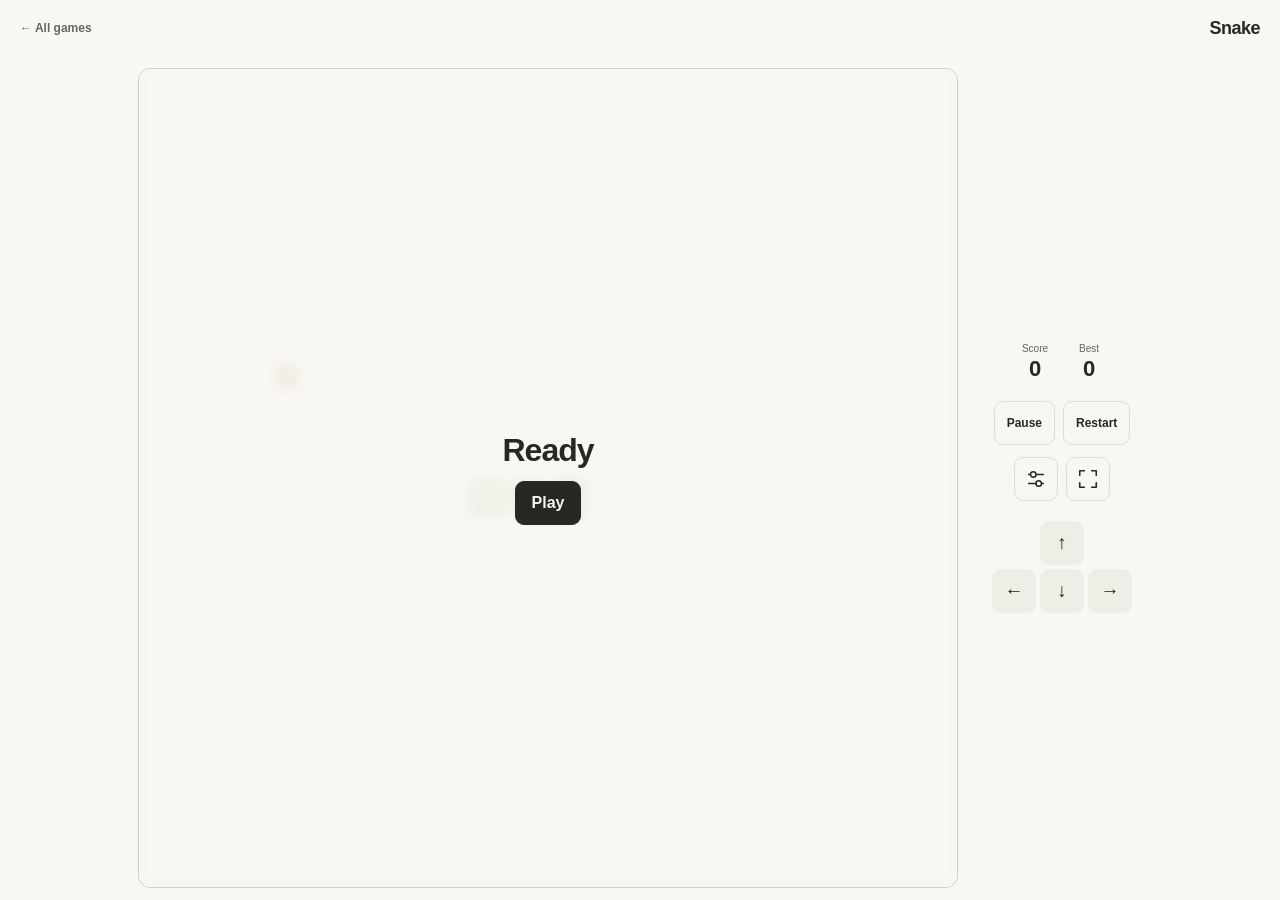
<file: snake/index.html>
<!doctype html>
<html lang="en">
<head>
  <meta charset="utf-8">
  <meta name="viewport" content="width=device-width, initial-scale=1, viewport-fit=cover">
  <meta name="theme-color" content="#f8f7f2">
  <meta name="description" content="Play Snake for free. No ads, accounts, or tracking. A tiny open-source browser game from OpenGames.">
  <title>Snake — OpenGames</title>
  <link rel="icon" href="../shared/favicon.svg" type="image/svg+xml">
  <link rel="stylesheet" href="../shared/style.css?v=2026-10-09">
  
  <script src="../shared/audio.js?v=2026-10-09" defer></script>
  <script src="../shared/ui.js?v=2026-10-09" defer></script>
  <script src="../shared/input.js?v=2026-10-09" defer></script>
  <script src="logic.js?v=2026-10-09" defer></script>
  <script src="game.js?v=2026-10-09" defer></script>
</head>
<body class="game-page" data-game="snake">
  <a class="skip-link" href="#main">Skip to game</a>
  <header class="game-header">
    <a class="back-link" href="../index.html">← All games</a>
    <h1>Snake</h1>
  </header>
  <main id="main" class="game-main">
    <div class="game-layout" aria-label="Snake">
      <div class="play-area">
        <canvas id="board" class="board" width="500" height="500" tabindex="0" aria-label="Snake game board" aria-describedby="control-hint">Arrow keys / WASD · Swipe or use the arrows · Gamepad supported</canvas>
        <div id="overlay" class="overlay" role="region" aria-labelledby="overlay-title" hidden>
          <h2 id="overlay-title"></h2>
          <p id="overlay-message"></p>
          <button id="overlay-action" type="button" class="primary">Play again</button>
        </div>
      </div>
      <div class="stats" aria-label="Game statistics"><div class="stat"><span class="stat-label">Score</span><span id="score" class="stat-value">0</span></div><div class="stat"><span class="stat-label">Best</span><span id="best" class="stat-value">0</span></div></div>
      <div class="game-toolbar" aria-label="Game controls">
        <div class="primary-controls">
          <button id="pause" type="button" aria-pressed="false">Pause</button>
          <button id="restart" type="button">Restart</button>
        </div>
        <div class="view-controls">
          <details id="settings" class="game-settings">
            <summary class="icon-button" aria-label="Settings and controls" title="Settings and controls">
              <svg viewBox="0 0 24 24" aria-hidden="true" fill="none" stroke="currentColor" stroke-width="1.7" stroke-linecap="round"><path d="M4 7h16M4 17h16"/><circle cx="9" cy="7" r="3" fill="var(--paper)"/><circle cx="15" cy="17" r="3" fill="var(--paper)"/></svg>
            </summary>
            <div class="settings-content">
              <p class="settings-label">Difficulty</p>
              <div class="difficulty" role="group" aria-label="Difficulty (starts a new game)">
                <button type="button" data-difficulty="easy" aria-pressed="false">Easy</button>
                <button type="button" data-difficulty="normal" aria-pressed="true">Normal</button>
                <button type="button" data-difficulty="hard" aria-pressed="false">Hard</button>
              </div>
              <button id="sound" type="button" aria-pressed="false">Sound off</button>
              <p id="control-hint" class="control-hint">Arrow keys / WASD · Swipe or use the arrows · Gamepad supported<br>R to restart · Esc to pause / exit fullscreen</p>
            </div>
          </details>
          <button id="fullscreen" class="icon-button" type="button" aria-label="Fullscreen" title="Fullscreen" aria-pressed="false">
            <svg class="expand-icon" viewBox="0 0 24 24" aria-hidden="true" fill="none" stroke="currentColor" stroke-width="1.7" stroke-linecap="round" stroke-linejoin="round"><path d="M8 3H3v5m13-5h5v5M3 16v5h5m13-5v5h-5"/></svg>
            <svg class="collapse-icon" viewBox="0 0 24 24" aria-hidden="true" fill="none" stroke="currentColor" stroke-width="1.7" stroke-linecap="round" stroke-linejoin="round"><path d="M3 8h5V3m8 0v5h5M8 21v-5H3m13 5v-5h5"/></svg>
          </button>
        </div>
      </div>
      <div class="dpad" role="group" aria-label="Direction controls">
        <button type="button" data-direction="left" aria-label="Move left">←</button>
        <button type="button" data-direction="up" aria-label="Move up">↑</button>
        <button type="button" data-direction="down" aria-label="Move down">↓</button>
        <button type="button" data-direction="right" aria-label="Move right">→</button>
      </div>
    </div>
    <p id="announcement" class="sr-only" role="status" aria-live="polite"></p>
    <noscript><p>This game needs JavaScript enabled in your browser.</p></noscript>
  </main>
</body>
</html>
</file>
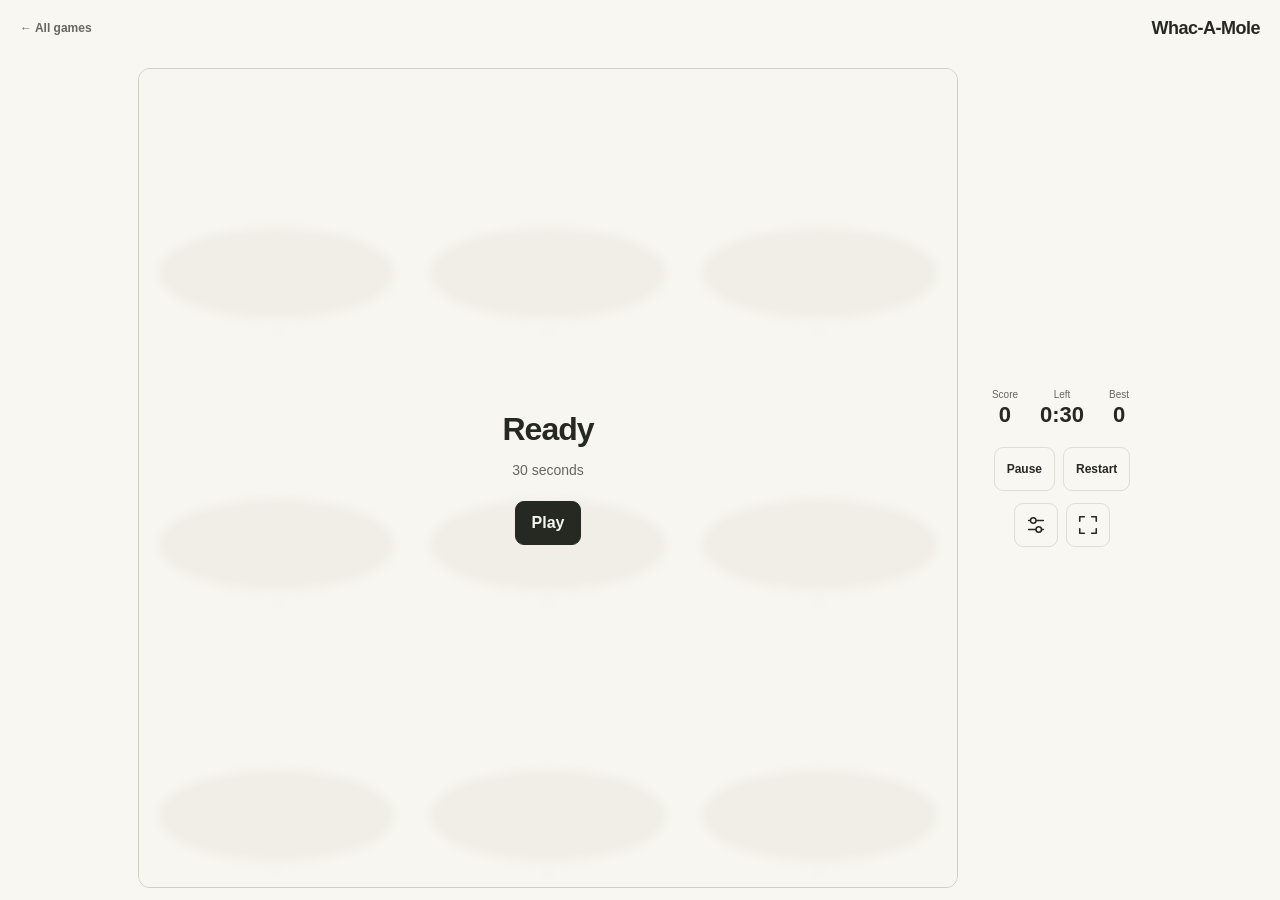
<file: whac-a-mole/index.html>
<!doctype html>
<html lang="en">
<head>
  <meta charset="utf-8">
  <meta name="viewport" content="width=device-width, initial-scale=1, viewport-fit=cover">
  <meta name="theme-color" content="#f8f7f2">
  <meta name="description" content="Play Whac-A-Mole for free. No ads, accounts, or tracking. A tiny open-source browser game from OpenGames.">
  <title>Whac-A-Mole — OpenGames</title>
  <link rel="icon" href="../shared/favicon.svg" type="image/svg+xml">
  <link rel="stylesheet" href="../shared/style.css?v=2026-10-09">
  <link rel="stylesheet" href="style.css?v=2026-10-09">
  <script src="../shared/audio.js?v=2026-10-09" defer></script>
  <script src="../shared/ui.js?v=2026-10-09" defer></script>
  <script src="../shared/input.js?v=2026-10-09" defer></script>
  
  <script src="game.js?v=2026-10-09" defer></script>
</head>
<body class="game-page" data-game="whac-a-mole">
  <a class="skip-link" href="#main">Skip to game</a>
  <header class="game-header">
    <a class="back-link" href="../index.html">← All games</a>
    <h1>Whac-A-Mole</h1>
  </header>
  <main id="main" class="game-main">
    <div class="game-layout" aria-label="Whac-A-Mole">
      <div class="play-area">
        <div id="board" class="board mole-board" aria-label="Whac-A-Mole game board" tabindex="-1"></div>
        <div id="overlay" class="overlay" role="region" aria-labelledby="overlay-title" hidden>
          <h2 id="overlay-title"></h2>
          <p id="overlay-message"></p>
          <button id="overlay-action" type="button" class="primary">Play again</button>
        </div>
      </div>
      <div class="stats" aria-label="Game statistics"><div class="stat"><span class="stat-label">Score</span><span id="score" class="stat-value">0</span></div><div class="stat"><span class="stat-label">Left</span><span id="time" class="stat-value">0:30</span></div><div class="stat"><span class="stat-label">Best</span><span id="best" class="stat-value">0</span></div></div>
      <div class="game-toolbar" aria-label="Game controls">
        <div class="primary-controls">
          <button id="pause" type="button" aria-pressed="false">Pause</button>
          <button id="restart" type="button">Restart</button>
        </div>
        <div class="view-controls">
          <details id="settings" class="game-settings">
            <summary class="icon-button" aria-label="Settings and controls" title="Settings and controls">
              <svg viewBox="0 0 24 24" aria-hidden="true" fill="none" stroke="currentColor" stroke-width="1.7" stroke-linecap="round"><path d="M4 7h16M4 17h16"/><circle cx="9" cy="7" r="3" fill="var(--paper)"/><circle cx="15" cy="17" r="3" fill="var(--paper)"/></svg>
            </summary>
            <div class="settings-content">
              <p class="settings-label">Difficulty</p>
              <div class="difficulty" role="group" aria-label="Difficulty (starts a new game)">
                <button type="button" data-difficulty="easy" aria-pressed="false">Easy</button>
                <button type="button" data-difficulty="normal" aria-pressed="true">Normal</button>
                <button type="button" data-difficulty="hard" aria-pressed="false">Hard</button>
              </div>
              <button id="sound" type="button" aria-pressed="false">Sound off</button>
              <p id="control-hint" class="control-hint">Tap a mole · Arrow keys + Space · Or use keys 1–9, left to right<br>R to restart · Esc to pause / exit fullscreen</p>
            </div>
          </details>
          <button id="fullscreen" class="icon-button" type="button" aria-label="Fullscreen" title="Fullscreen" aria-pressed="false">
            <svg class="expand-icon" viewBox="0 0 24 24" aria-hidden="true" fill="none" stroke="currentColor" stroke-width="1.7" stroke-linecap="round" stroke-linejoin="round"><path d="M8 3H3v5m13-5h5v5M3 16v5h5m13-5v5h-5"/></svg>
            <svg class="collapse-icon" viewBox="0 0 24 24" aria-hidden="true" fill="none" stroke="currentColor" stroke-width="1.7" stroke-linecap="round" stroke-linejoin="round"><path d="M3 8h5V3m8 0v5h5M8 21v-5H3m13 5v-5h5"/></svg>
          </button>
        </div>
      </div>

    </div>
    <p id="announcement" class="sr-only" role="status" aria-live="polite"></p>
    <noscript><p>This game needs JavaScript enabled in your browser.</p></noscript>
  </main>
</body>
</html>
</file>
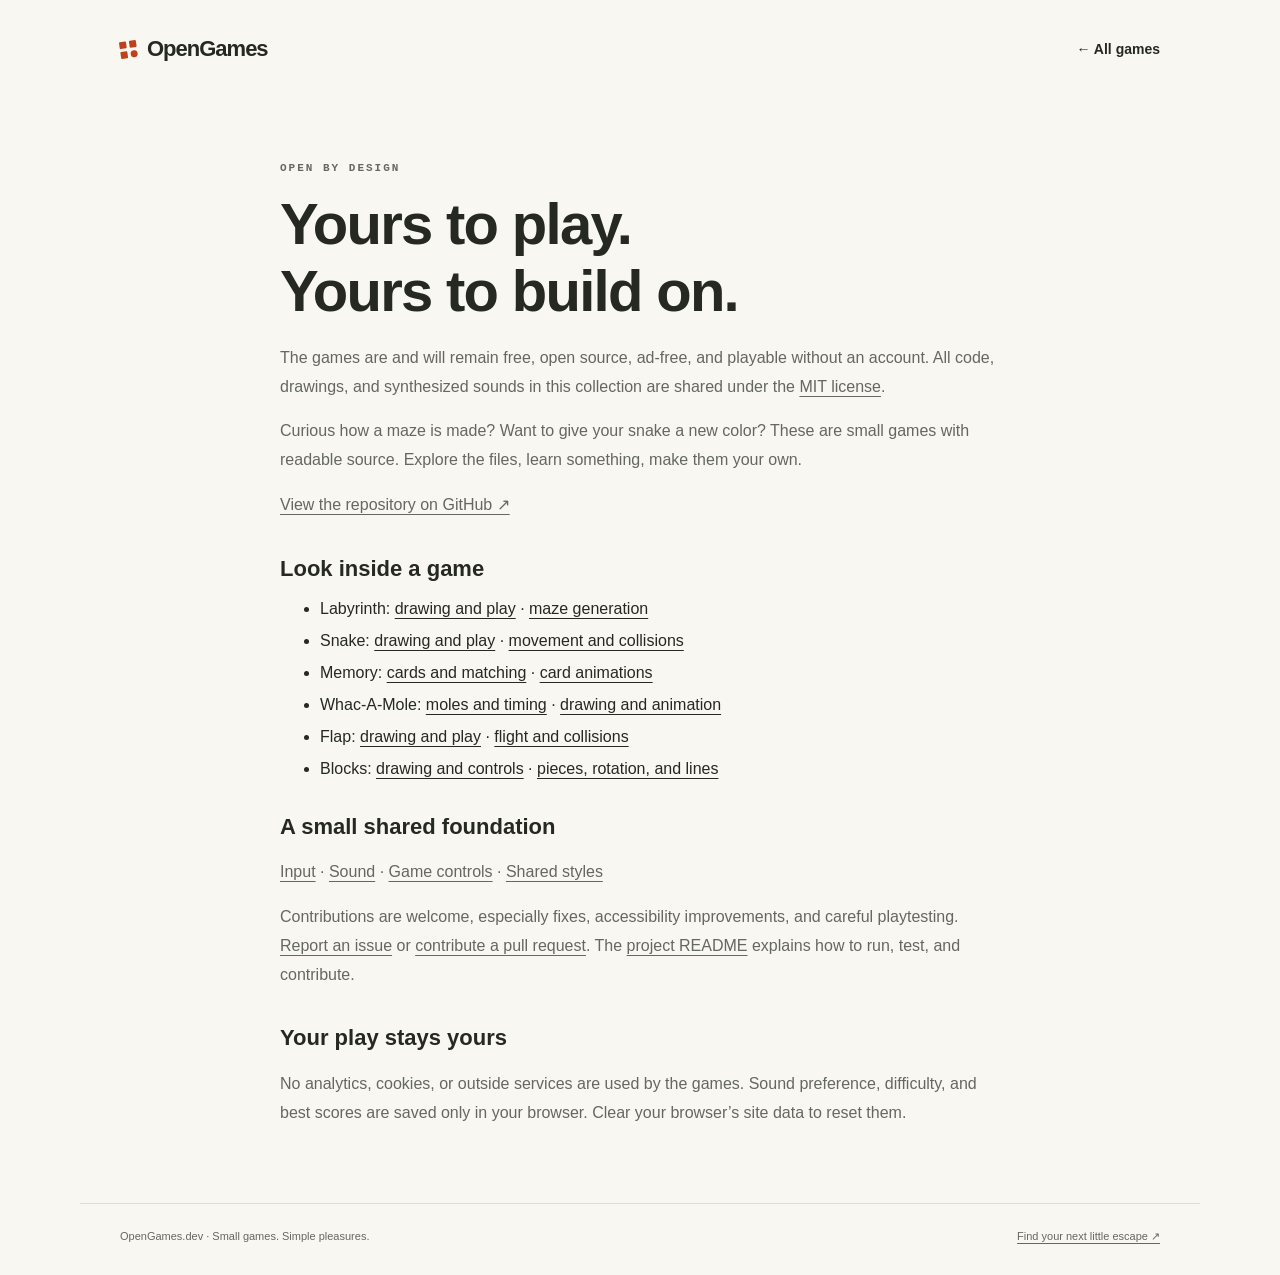
<file: source.html>
<!doctype html>
<html lang="en">
<head>
  <meta charset="utf-8"><meta name="viewport" content="width=device-width, initial-scale=1">
  <meta name="description" content="Explore, learn from, and remix the source code behind OpenGames.">
  <title>Yours to explore — OpenGames</title>
  <link rel="icon" href="shared/favicon.svg" type="image/svg+xml">
  <link rel="stylesheet" href="shared/style.css?v=2026-10-09"><link rel="stylesheet" href="style.css?v=2026-10-09">
</head>
<body>
  <header class="site-header"><a class="brand" href="index.html"><span class="brand-mark" aria-hidden="true"><i></i><i></i><i></i><i></i></span>OpenGames</a><a class="back-link" href="index.html">← All games</a></header>
  <main class="home-main source-main">
    <p class="eyebrow">Open by design</p><h1>Yours to play.<br>Yours to build on.</h1>
    <p>The games are and will remain free, open source, ad-free, and playable without an account. All code, drawings, and synthesized sounds in this collection are shared under the <a href="https://github.com/opengames-dev/opengames-dev.github.io/blob/main/LICENSE">MIT license</a>.</p>
    <p>Curious how a maze is made? Want to give your snake a new color? These are small games with readable source. Explore the files, learn something, make them your own.</p>
    <p><a href="https://github.com/opengames-dev/opengames-dev.github.io">View the repository on GitHub ↗</a></p>
    <h2>Look inside a game</h2>
    <ul>
      <li>Labyrinth: <a href="https://github.com/opengames-dev/opengames-dev.github.io/blob/main/labyrinth/game.js">drawing and play</a> · <a href="https://github.com/opengames-dev/opengames-dev.github.io/blob/main/labyrinth/logic.js">maze generation</a></li>
      <li>Snake: <a href="https://github.com/opengames-dev/opengames-dev.github.io/blob/main/snake/game.js">drawing and play</a> · <a href="https://github.com/opengames-dev/opengames-dev.github.io/blob/main/snake/logic.js">movement and collisions</a></li>
      <li>Memory: <a href="https://github.com/opengames-dev/opengames-dev.github.io/blob/main/memory/game.js">cards and matching</a> · <a href="https://github.com/opengames-dev/opengames-dev.github.io/blob/main/memory/style.css">card animations</a></li>
      <li>Whac-A-Mole: <a href="https://github.com/opengames-dev/opengames-dev.github.io/blob/main/whac-a-mole/game.js">moles and timing</a> · <a href="https://github.com/opengames-dev/opengames-dev.github.io/blob/main/whac-a-mole/style.css">drawing and animation</a></li>
      <li>Flap: <a href="https://github.com/opengames-dev/opengames-dev.github.io/blob/main/flap/game.js">drawing and play</a> · <a href="https://github.com/opengames-dev/opengames-dev.github.io/blob/main/flap/logic.js">flight and collisions</a></li>
      <li>Blocks: <a href="https://github.com/opengames-dev/opengames-dev.github.io/blob/main/blocks/game.js">drawing and controls</a> · <a href="https://github.com/opengames-dev/opengames-dev.github.io/blob/main/blocks/logic.js">pieces, rotation, and lines</a></li>
    </ul>
    <h2>A small shared foundation</h2>
    <p><a href="https://github.com/opengames-dev/opengames-dev.github.io/blob/main/shared/input.js">Input</a> · <a href="https://github.com/opengames-dev/opengames-dev.github.io/blob/main/shared/audio.js">Sound</a> · <a href="https://github.com/opengames-dev/opengames-dev.github.io/blob/main/shared/ui.js">Game controls</a> · <a href="https://github.com/opengames-dev/opengames-dev.github.io/blob/main/shared/style.css">Shared styles</a></p>
    <p>Contributions are welcome, especially fixes, accessibility improvements, and careful playtesting. <a href="https://github.com/opengames-dev/opengames-dev.github.io/issues">Report an issue</a> or <a href="https://github.com/opengames-dev/opengames-dev.github.io/pulls">contribute a pull request</a>. The <a href="https://github.com/opengames-dev/opengames-dev.github.io/blob/main/README.md">project README</a> explains how to run, test, and contribute.</p>
    <h2>Your play stays yours</h2>
    <p>No analytics, cookies, or outside services are used by the games. Sound preference, difficulty, and best scores are saved only in your browser. Clear your browser’s site data to reset them.</p>
  </main>
  <footer class="site-footer"><p>OpenGames.dev · Small games. Simple pleasures.</p><a href="index.html">Find your next little escape ↗</a></footer>
</body>
</html>
</file>
<file: shared/style.css>
:root {
  color-scheme: light;
  --paper: #f8f7f2;
  --ink: #252921;
  --muted: #65685e;
  --line: #dedfd4;
  --orange: #bd411c;
  --accent: #416149;
  --tint: #e4ecdf;
  font-family: 'Trebuchet MS', 'Segoe UI', sans-serif;
  color: var(--ink);
  background: var(--paper);
  font-synthesis: none;
}
* { box-sizing: border-box; }
body { margin: 0; }
button, select { font: inherit; }
a { color: inherit; }
button, a, select { -webkit-tap-highlight-color: transparent; }
button { cursor: pointer; }
button:disabled { cursor: default; }
button, .button { min-height: 44px; border: 1px solid var(--line); border-radius: 9px; background: transparent; color: var(--ink); padding: 10px 16px; font-weight: 700; }
button:hover, .button:hover { background: #edeee5; }
button:active, .button:active { transform: translateY(1px); }
button.primary, .button.primary { background: var(--ink); color: var(--paper); border-color: var(--ink); }
button.primary:hover, .button.primary:hover { background: #454b3e; }
:focus-visible { outline: 3px solid var(--orange); outline-offset: 4px; }
[hidden] { display: none !important; }
.sr-only { position: absolute; width: 1px; height: 1px; overflow: hidden; clip-path: inset(50%); white-space: nowrap; }
.skip-link { position: fixed; top: -80px; left: 16px; padding: 12px; z-index: 20; background: var(--paper); }
.skip-link:focus { top: 12px; }
.brand { font-size: 22px; font-weight: 800; letter-spacing: -1px; text-decoration: none; display: inline-flex; align-items: center; gap: 10px; }
.brand-mark { display: inline-grid; grid-template-columns: repeat(2, 7px); gap: 3px; transform: rotate(-8deg); }
.brand-mark i { width: 7px; height: 7px; background: var(--orange); border-radius: 1px; }
.brand-mark i:last-child { border-radius: 50%; }
.eyebrow { font: 700 11px/1.5 'Courier New', monospace; letter-spacing: 2px; text-transform: uppercase; }
h1 { letter-spacing: -1.7px; }
.back-link { text-decoration: none; font-weight: 700; font-size: 14px; padding: 12px 0; }
.game-page { --board-ratio: 1; --board-size: min(calc(100vw - 24px), calc((100dvh - 240px) * var(--board-ratio) + 16px), 900px); }
.game-page[data-game="snake"] { --accent: #3c6045; --tint: #e3eddf; }
.game-page[data-game="memory"] { --accent: #785783; --tint: #eee3f0; }
.game-page[data-game="whac-a-mole"] { --accent: #92542b; --tint: #f2e4ce; }
.game-page[data-game="flap"] { --accent: #3f6377; --tint: #e1eaee; }
.game-page[data-game="blocks"] { --accent: #50557a; --tint: #e6e6ef; }
.game-header { height: 56px; max-width: 1320px; margin-inline: auto; padding: 0 20px; display: flex; align-items: center; gap: 24px; }
.game-header h1 { font-size: 18px; letter-spacing: -.5px; margin: 0 0 0 auto; }
.game-header .back-link { font-size: 12px; color: var(--muted); }
.game-main { min-height: calc(100dvh - 56px); display: flex; justify-content: center; align-items: center; padding: 12px; }
.game-layout { position: relative; display: grid; grid-template-areas: 'stats' 'board' 'toolbar' 'dpad'; justify-items: center; align-items: center; gap: 12px; }
.play-area { grid-area: board; width: var(--board-size); position: relative; background: var(--tint); border: 1px solid #cbd1c1; border-radius: 12px; padding: 7px; }
.board { display: block; width: 100%; aspect-ratio: 1; border-radius: 5px; touch-action: none; }
canvas { outline-offset: 3px !important; }
.stats { grid-area: stats; display: flex; justify-content: center; gap: 24px; }
.stat { display: flex; flex-direction: column; gap: 3px; min-width: 38px; text-align: center; }
.stat-label { font-size: 10px; color: var(--muted); }
.stat-value { font-size: 22px; line-height: 1.1; font-variant-numeric: tabular-nums; font-weight: 700; }
.game-toolbar { grid-area: toolbar; position: relative; width: max-content; max-width: calc(100vw - 24px); display: flex; justify-content: center; gap: 8px; }
.primary-controls, .view-controls { display: flex; justify-content: center; gap: 8px; }
.primary-controls button { white-space: nowrap; font-size: 12px; padding-inline: 12px; }
.icon-button { display: grid; place-items: center; width: 44px; height: 44px; padding: 10px; border: 1px solid var(--line); border-radius: 9px; cursor: pointer; list-style: none; }
.icon-button svg { width: 22px; height: 22px; }
.icon-button:hover { background: #edeee5; }
.icon-button::-webkit-details-marker { display: none; }
.collapse-icon { display: none; }
.game-settings { display: block; }
.game-settings[open] > summary { background: #edeee5; }
.settings-content { translate: var(--menu-x, 0px) var(--menu-y, 0px); position: absolute; z-index: 10; bottom: calc(100% + 12px); left: 50%; transform: translateX(-50%); width: min(288px, calc(100vw - 24px)); padding: 18px; background: var(--paper); border: 1px solid var(--line); border-radius: 12px; box-shadow: 0 8px 30px #25292120; text-align: left; max-height: calc(100dvh - 88px); overflow-y: auto; }
.settings-label { font-size: 12px; font-weight: 700; margin: 0 0 10px; }
.difficulty { display: flex; gap: 3px; padding: 3px; background: #eeeee6; border-radius: 9px; }
.difficulty button { flex: 1; min-height: 44px; padding: 8px; font-size: 12px; border: 0; }
.difficulty button[aria-pressed="true"] { background: var(--paper); box-shadow: 0 1px 3px #25292120; }
#sound { margin-top: 14px; font-size: 12px; width: 100%; }
.control-hint { margin: 14px 0 0; font-size: 12px; color: var(--muted); line-height: 1.7; }
.dpad { grid-area: dpad; display: flex; justify-content: center; gap: 4px; }
.dpad button { width: 44px; padding: 7px; background: #eeeee6; border-color: transparent; font-size: 19px; touch-action: none; user-select: none; }
.overlay { position: absolute; inset: 0; z-index: 3; background: #f8f7f2f2; border-radius: 11px; display: flex; flex-direction: column; align-items: center; justify-content: center; padding: 16px; text-align: center; backdrop-filter: blur(4px); }
.overlay h2 { font-size: clamp(24px, 4vw, 32px); letter-spacing: -1px; margin: 0 0 12px; }
.overlay p { color: var(--muted); font-size: 14px; margin: 0 0 20px; line-height: 1.5; }
.overlay p:empty { display: none; }
/* Enough width for a board and a small side panel, including portrait tablets. */
@media (min-width: 700px), (min-width: 540px) and (orientation: landscape) {
  .game-page { --board-size: min(calc(100vw - 216px), calc((100dvh - 96px) * var(--board-ratio) + 16px), 900px); }
  .game-main { padding: 12px 16px; }
  .game-layout { grid-template-areas: 'board .' 'board stats' 'board toolbar' 'board dpad' 'board .'; grid-template-columns: var(--board-size) 160px; grid-template-rows: 1fr auto auto auto 1fr; gap: 20px 24px; }
  .game-toolbar { flex-direction: column; gap: 12px; }
  .stats { gap: 16px; }
  .settings-content { top: 50%; bottom: auto; left: auto; right: calc(100% + 12px); transform: translateY(-50%); }
  .dpad { display: grid; grid-template-columns: repeat(3, 44px); grid-template-rows: repeat(2, 44px); }
  .dpad [data-direction="up"] { grid-area: 1 / 2; }
  .dpad [data-direction="left"] { grid-area: 2 / 1; }
  .dpad [data-direction="down"] { grid-area: 2 / 2; }
  .dpad [data-direction="right"] { grid-area: 2 / 3; }
}
@media (orientation: landscape) and (max-height: 500px) {
  .game-layout { row-gap: 8px; }
  .game-header { height: 44px; }
  .game-main { min-height: calc(100dvh - 44px); padding-block: 8px; }
  .game-toolbar { gap: 8px; }
  .settings-content { max-height: calc(100dvh - 160px); }
}
/* Focus view fills the screen. HUD controls share the game surface, with space
   reserved around the board so they never cover a path, card, or target. */
.game-page.is-focused { --board-size: min(calc(100vw - 16px - env(safe-area-inset-left, 0px) - env(safe-area-inset-right, 0px)), calc((100dvh - 190px - env(safe-area-inset-top, 0px) - env(safe-area-inset-bottom, 0px)) * var(--board-ratio) + 16px), 1000px); position: fixed; inset: 0; background: var(--tint); }
.is-focused .game-header, .is-focused .skip-link { display: none; }
.is-focused .game-main { width: 100%; height: 100%; min-height: 0; padding: 0; }
.is-focused .game-layout { width: 100%; height: 100%; display: flex; justify-content: center; align-items: center; padding-top: env(safe-area-inset-top, 0px); padding-bottom: env(safe-area-inset-bottom, 0px); }
.is-focused .play-area { flex: 0 0 auto; box-shadow: none; }
.is-focused .stats { position: absolute; top: max(12px, env(safe-area-inset-top, 0px)); left: 0; right: 0; margin-inline: auto; width: max-content; padding: 8px 16px; background: var(--paper); border-radius: 10px; }
.is-focused .game-toolbar { position: absolute; bottom: max(12px, env(safe-area-inset-bottom, 0px)); left: 0; right: 0; margin-inline: auto; flex-direction: row; gap: 8px; }
.is-focused .game-toolbar button, .is-focused summary, .is-focused .dpad button { background: var(--paper); }
.is-focused .dpad { position: absolute; bottom: calc(max(12px, env(safe-area-inset-bottom, 0px)) + 60px); left: 0; right: 0; margin-inline: auto; width: max-content; display: flex; }
.is-focused .settings-content { top: auto; bottom: calc(100% + 12px); left: 50%; right: auto; transform: translateX(-50%); }
.is-focused .expand-icon { display: none; }
.is-focused .collapse-icon { display: block; }
@media (orientation: landscape) {
  .game-page.is-focused { --board-size: min(calc(100vw - 216px - env(safe-area-inset-left, 0px) - env(safe-area-inset-right, 0px)), calc((100dvh - 32px - env(safe-area-inset-top, 0px) - env(safe-area-inset-bottom, 0px)) * var(--board-ratio) + 16px), 1000px); }
  .is-focused .game-layout { padding-right: calc(216px + env(safe-area-inset-right, 0px)); padding-left: env(safe-area-inset-left, 0px); }
  .is-focused .stats { right: max(12px, env(safe-area-inset-right, 0px)); left: auto; margin-inline: 0; gap: 12px; padding: 10px; }
  .is-focused .game-toolbar { top: calc(max(12px, env(safe-area-inset-top, 0px)) + 76px); right: max(12px, env(safe-area-inset-right, 0px)); left: auto; bottom: auto; margin-inline: 0; flex-direction: column; }
  .is-focused .dpad { right: max(12px, env(safe-area-inset-right, 0px)); left: auto; bottom: max(12px, env(safe-area-inset-bottom, 0px)); margin-inline: 0; display: grid; grid-template-columns: repeat(3, 44px); grid-template-rows: repeat(2, 44px); }
  .is-focused .dpad [data-direction="up"] { grid-area: 1 / 2; }
  .is-focused .dpad [data-direction="left"] { grid-area: 2 / 1; }
  .is-focused .dpad [data-direction="down"] { grid-area: 2 / 2; }
  .is-focused .dpad [data-direction="right"] { grid-area: 2 / 3; }
  .is-focused .settings-content { top: 0; bottom: auto; left: auto; right: calc(100% + 12px); transform: none; max-height: calc(100dvh - 100px); }
}
@media (prefers-reduced-motion: reduce) {
  *, *::before, *::after { animation-duration: .01ms !important; transition-duration: .01ms !important; scroll-behavior: auto !important; }
}
</file>
<file: style.css>
.site-header, .home-main, .site-footer { max-width: 1120px; margin: auto; padding-inline: 40px; }
.site-header { min-height: 98px; display: flex; align-items: center; justify-content: space-between; gap: 20px; }
.site-nav { display: flex; align-items: center; gap: 30px; font-size: 13px; font-weight: 700; }
.site-nav a { text-decoration: none; padding-block: 12px; }
.site-nav a:hover { color: var(--orange); }
.source-link { border-bottom: 1px solid var(--ink); }
.hero { padding: 68px 0 64px; position: relative; }
.hero .eyebrow { color: var(--orange); margin: 0 0 22px; display: flex; gap: 8px; align-items: center; }
.hero .eyebrow::before { content: ''; width: 6px; height: 6px; background: var(--orange); border-radius: 50%; }
.hero h1 { font-size: clamp(52px, 7.7vw, 88px); font-weight: 700; line-height: 1.03; letter-spacing: -5px; margin: 0 0 25px; }
.hero h1 em { font-style: normal; color: var(--orange); }
.hero-copy { color: var(--muted); font-size: 17px; line-height: 1.75; margin: 0; }
.hero-promise { margin-top: 16px; font-size: 13px; font-weight: 700; }
.play-seal { position: absolute; right: 34px; top: 95px; width: 148px; height: 148px; border: 1px solid #c5c7b8; border-radius: 50%; transform: rotate(12deg); display: flex; flex-direction: column; align-items: center; justify-content: center; gap: 11px; color: #5c6850; }
.play-seal span { font: 700 10px 'Courier New', monospace; letter-spacing: 2px; text-transform: uppercase; }
.play-seal svg { width: 46px; height: 46px; }
.collection-heading { display: flex; justify-content: space-between; align-items: center; border-top: 1px solid var(--line); padding: 22px 0; }
.collection-heading h2 { font-size: 12px; font-weight: 700; margin: 0; letter-spacing: 1.5px; text-transform: uppercase; }
.collection-heading p { margin: 0; color: var(--muted); font: 11px 'Courier New', monospace; }
.game-grid { display: grid; grid-template-columns: repeat(2, minmax(0, 1fr)); gap: 28px; }
.game-card { text-decoration: none; border: 1px solid var(--line); border-radius: 13px; overflow: hidden; transition: border-color .15s, transform .15s; background: #fffdf7; }
.game-card:hover { border-color: #8f9786; transform: translateY(-3px); }
.game-card:hover .play-arrow { background: var(--ink); color: var(--paper); }
.game-preview { height: 240px; display: flex; align-items: center; justify-content: center; position: relative; overflow: hidden; }
.game-preview svg { width: 100%; height: 100%; }
.preview-labyrinth { background: #e6eadc; }
.preview-snake { background: #e0e9dd; }
.preview-memory { background: #eae0ed; }
.preview-mole { background: #efe1c9; }
.preview-flap { background: #dde8ec; }
.preview-blocks { background: #e4e3ee; }
.game-number { position: absolute; top: 18px; left: 20px; color: #464b4090; font: 11px 'Courier New', monospace; }
.card-info { padding: 22px 24px; display: flex; justify-content: space-between; align-items: center; gap: 10px; }
.card-info h3 { margin: 0 0 7px; font-size: 23px; letter-spacing: -.7px; }
.card-info p { margin: 0; color: var(--muted); font-size: 13px; line-height: 1.5; }
.play-arrow { border: 1px solid var(--line); border-radius: 50%; width: 40px; height: 40px; flex: 0 0 40px; display: grid; place-items: center; font-size: 21px; transition: background .15s; }
.about { margin-top: 72px; padding: 42px 0 48px; border-top: 1px solid var(--line); display: grid; grid-template-columns: 1fr 1.4fr; gap: 60px; }
.about h2 { font-size: 30px; line-height: 1.2; letter-spacing: -1px; margin: 0; }
.about h2 span { color: var(--orange); }
.about p { font-size: 14px; line-height: 1.8; color: var(--muted); margin: 0 0 16px; }
.about a { color: var(--ink); font-weight: 700; text-underline-offset: 4px; font-size: 13px; }
.site-footer { border-top: 1px solid var(--line); padding-block: 26px 32px; display: flex; justify-content: space-between; gap: 20px; font-size: 11px; color: var(--muted); }
.site-footer p { margin: 0; }
.site-footer a { text-underline-offset: 3px; }
.source-main { max-width: 800px; padding-top: 50px; padding-bottom: 60px; }
.source-main h1 { font-size: clamp(36px, 6vw, 58px); margin: 0 0 20px; }
.source-main p { line-height: 1.8; color: var(--muted); }
.source-main h2 { margin-top: 36px; font-size: 22px; }
.source-main li { margin: 14px 0; }
.source-main a { text-underline-offset: 4px; }
@media (max-width: 760px) {
  .site-header, .home-main, .site-footer { padding-inline: 24px; }
  .hero { padding: 46px 0 44px; }
  .hero h1 { letter-spacing: -3px; }
  .play-seal { width: 108px; height: 108px; right: 0; top: 67px; }
  .play-seal span { font-size: 8px; letter-spacing: 1px; }
  .play-seal svg { width: 32px; height: 32px; }
  .game-preview { height: 195px; }
  .game-grid { gap: 20px; }
  .card-info { padding: 18px; }
  .card-info h3 { font-size: 21px; }
  .card-info p { font-size: 12px; }
  .about { gap: 30px; margin-top: 48px; }
}
@media (max-width: 540px) {
  .site-header { min-height: 80px; }
  .site-nav { gap: 18px; font-size: 12px; }
  .site-nav .about-link { display: none; }
  .hero { padding-top: 36px; }
  .hero h1 { font-size: 57px; }
  .hero-copy { font-size: 15px; max-width: 310px; }
  .hero-promise { font-size: 11px; }
  .play-seal { display: none; }
  .game-grid { grid-template-columns: 1fr; }
  .game-preview { height: 215px; }
  .collection-heading p { font-size: 10px; }
  .about { grid-template-columns: 1fr; gap: 20px; padding-block: 32px; }
  .site-footer { flex-direction: column; gap: 12px; }
}
</file>
<file: blocks/style.css>
/* A 10×20 well: twice as tall as wide. Phones reserve extra height for the
   five-button control row; focused portrait keeps the board clear of it. */
.game-page[data-game="blocks"] { --board-ratio: .5; --board-size: min(calc(100vw - 24px), calc((100dvh - 284px) * var(--board-ratio) + 16px), 900px); }
.game-page[data-game="blocks"] .board { aspect-ratio: 1 / 2; }
.next-piece { display: block; width: 48px; height: 24px; margin: 0 auto; }
.game-page[data-game="blocks"] .dpad svg { display: block; width: 20px; height: 20px; margin: auto; }
.game-page[data-game="blocks"] #drop { grid-area: 1 / 3; }
@media (min-width: 700px), (min-width: 540px) and (orientation: landscape) {
  .game-page[data-game="blocks"] { --board-size: min(calc(100vw - 216px), calc((100dvh - 96px) * var(--board-ratio) + 16px), 900px); }
}
.game-page.is-focused[data-game="blocks"] { --board-size: min(calc(100vw - 16px - env(safe-area-inset-left, 0px) - env(safe-area-inset-right, 0px)), calc((100dvh - 276px - env(safe-area-inset-top, 0px) - env(safe-area-inset-bottom, 0px)) * var(--board-ratio) + 16px), 1000px); }
@media (orientation: landscape) {
  .game-page.is-focused[data-game="blocks"] { --board-size: min(calc(100vw - 216px - env(safe-area-inset-left, 0px) - env(safe-area-inset-right, 0px)), calc((100dvh - 32px - env(safe-area-inset-top, 0px) - env(safe-area-inset-bottom, 0px)) * var(--board-ratio) + 16px), 1000px); }
}
/* Portrait tablets have spare width beside the tall well, so focus view uses
   the landscape side area there instead of shrinking the well. */
@media (orientation: portrait) and (min-width: 600px) {
  .game-page.is-focused[data-game="blocks"] { --board-size: min(calc(100vw - 216px - env(safe-area-inset-left, 0px) - env(safe-area-inset-right, 0px)), calc((100dvh - 32px - env(safe-area-inset-top, 0px) - env(safe-area-inset-bottom, 0px)) * var(--board-ratio) + 16px), 1000px); }
  .is-focused[data-game="blocks"] .game-layout { padding-right: calc(216px + env(safe-area-inset-right, 0px)); padding-left: env(safe-area-inset-left, 0px); }
  .is-focused[data-game="blocks"] .stats { right: max(12px, env(safe-area-inset-right, 0px)); left: auto; margin-inline: 0; gap: 12px; padding: 10px; }
  .is-focused[data-game="blocks"] .game-toolbar { top: calc(max(12px, env(safe-area-inset-top, 0px)) + 76px); right: max(12px, env(safe-area-inset-right, 0px)); left: auto; bottom: auto; margin-inline: 0; flex-direction: column; }
  .is-focused[data-game="blocks"] .dpad { right: max(12px, env(safe-area-inset-right, 0px)); left: auto; bottom: max(12px, env(safe-area-inset-bottom, 0px)); margin-inline: 0; display: grid; grid-template-columns: repeat(3, 44px); grid-template-rows: repeat(2, 44px); }
  .is-focused[data-game="blocks"] .dpad [data-direction="up"] { grid-area: 1 / 2; }
  .is-focused[data-game="blocks"] .dpad [data-direction="left"] { grid-area: 2 / 1; }
  .is-focused[data-game="blocks"] .dpad [data-direction="down"] { grid-area: 2 / 2; }
  .is-focused[data-game="blocks"] .dpad [data-direction="right"] { grid-area: 2 / 3; }
  .is-focused[data-game="blocks"] .settings-content { top: 0; bottom: auto; left: auto; right: calc(100% + 12px); transform: none; max-height: calc(100dvh - 100px); }
}
</file>
<file: dune/style.css>
.game-page[data-game="dune"] { --accent: #8a5f32; --tint: #f0dfbf; }
.dune-board { cursor: pointer; background: #edf1df; }
.dune-board.is-diving { cursor: ns-resize; }
</file>
<file: memory/style.css>
.memory-board { display: grid; grid-template-columns: repeat(var(--columns, 4), 1fr); gap: clamp(5px, 1.7vw, 10px); touch-action: manipulation; }
.memory-card { min-height: 0; min-width: 0; padding: 0; position: relative; border: 0; border-radius: 7px; background: transparent; perspective: 650px; }
.memory-card:hover { background: transparent; }
.card-inner { position: absolute; inset: 0; transform-style: preserve-3d; transition: transform .22s ease; }
.card-back, .card-front { position: absolute; inset: 0; display: grid; place-items: center; border-radius: 7px; backface-visibility: hidden; }
.card-back { background: #795c84; color: #d9c7df; border: 1px solid #654772; }
.card-back::after { content: '✳'; font-size: clamp(20px, 6vw, 38px); }
.card-front { background: #fffcf5; color: #654472; transform: rotateY(180deg); border: 1px solid #c3b1ca; }
.card-front svg { width: 55%; height: 55%; }
.memory-card.revealed .card-inner, .memory-card.matched .card-inner { transform: rotateY(180deg); }
.memory-card.matched .card-front { background: #e0ebd8; color: #3a633f; border-color: #b2c9a6; }
.memory-card.matched .card-front::after { content: '✓'; position: absolute; right: 5px; bottom: 2px; font-size: 11px; }
.memory-card:hover:not(.revealed):not(.matched) .card-back { background: #684c74; }
.memory-card:active { transform: none; }
</file>
<file: whac-a-mole/style.css>
.mole-board { display: grid; grid-template-columns: repeat(3, 1fr); gap: 10px; touch-action: manipulation; }
.hole { min-width: 0; min-height: 0; padding: 0; border: 0; background: transparent; position: relative; overflow: hidden; border-radius: 14px; touch-action: manipulation; }
.hole::before { content: ''; position: absolute; bottom: 8%; left: 5%; width: 90%; height: 34%; background: #674c32; border-radius: 50%; box-shadow: 0 5px 0 #b8a17d; }
.hole:hover { background: #ddc9a355; }
.mole-clip { position: absolute; inset: 0 5% 14%; overflow: hidden; border-radius: 0 0 48% 48%; }
.mole { position: absolute; left: 4%; bottom: -2%; width: 92%; height: 85%; transform: translateY(105%); transition: transform .13s ease-out; }
.hole.up .mole { transform: translateY(0); }
.hole.hit .mole { transform: translateY(20%) rotate(-9deg); }
.hole.hit::after { content: '+1'; position: absolute; inset: 10% 0 auto; color: #365a32; font-size: clamp(20px, 5vw, 32px); font-weight: 800; text-shadow: 0 1px 0 #f8f7f2; animation: pop .25s ease-out; }
.hole-number { position: absolute; bottom: 1%; left: 0; right: 0; color: #674c32; font: bold 11px 'Courier New', monospace; }
@keyframes pop { from { transform: translateY(8px); opacity: .3; } to { transform: translateY(0); opacity: 1; } }
.hole-number { width: 20px; height: 16px; margin-inline: auto; bottom: 0; line-height: 16px; background: #f2e4ce; border-radius: 4px; }
</file>
